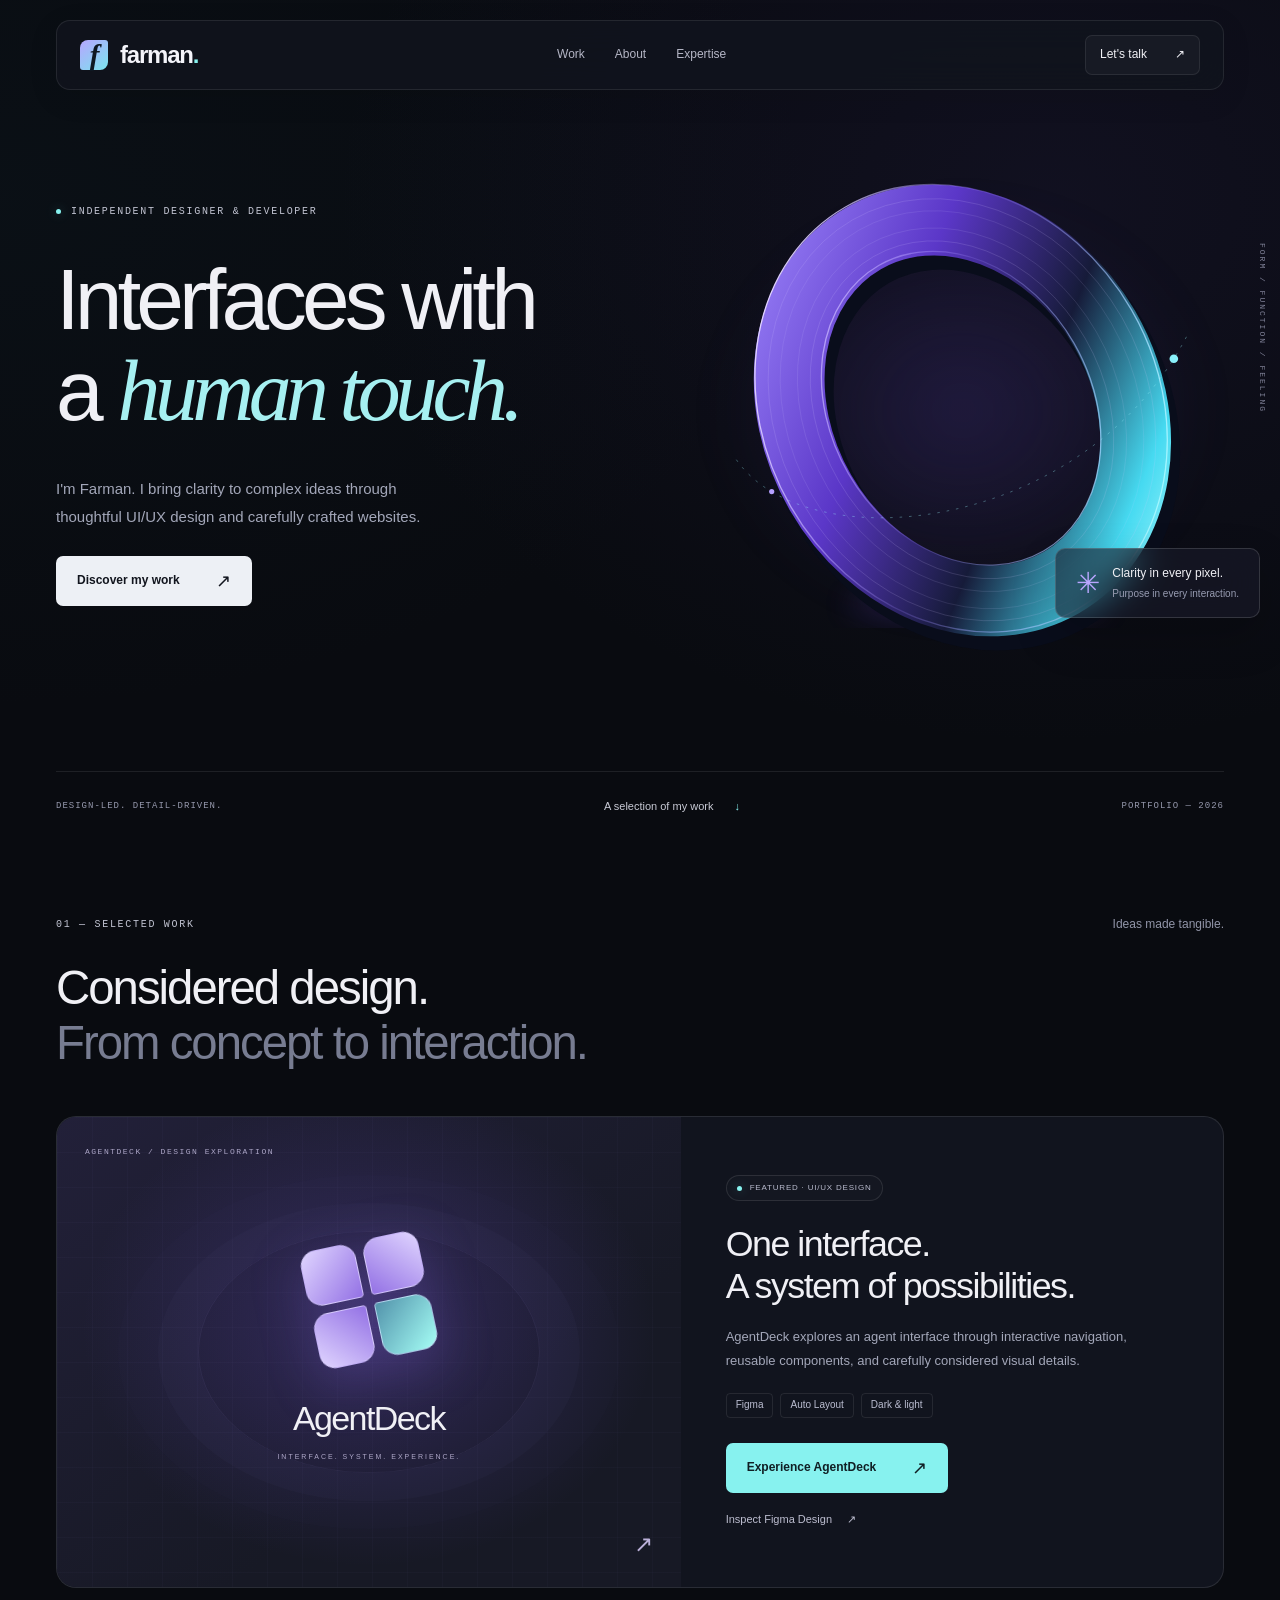
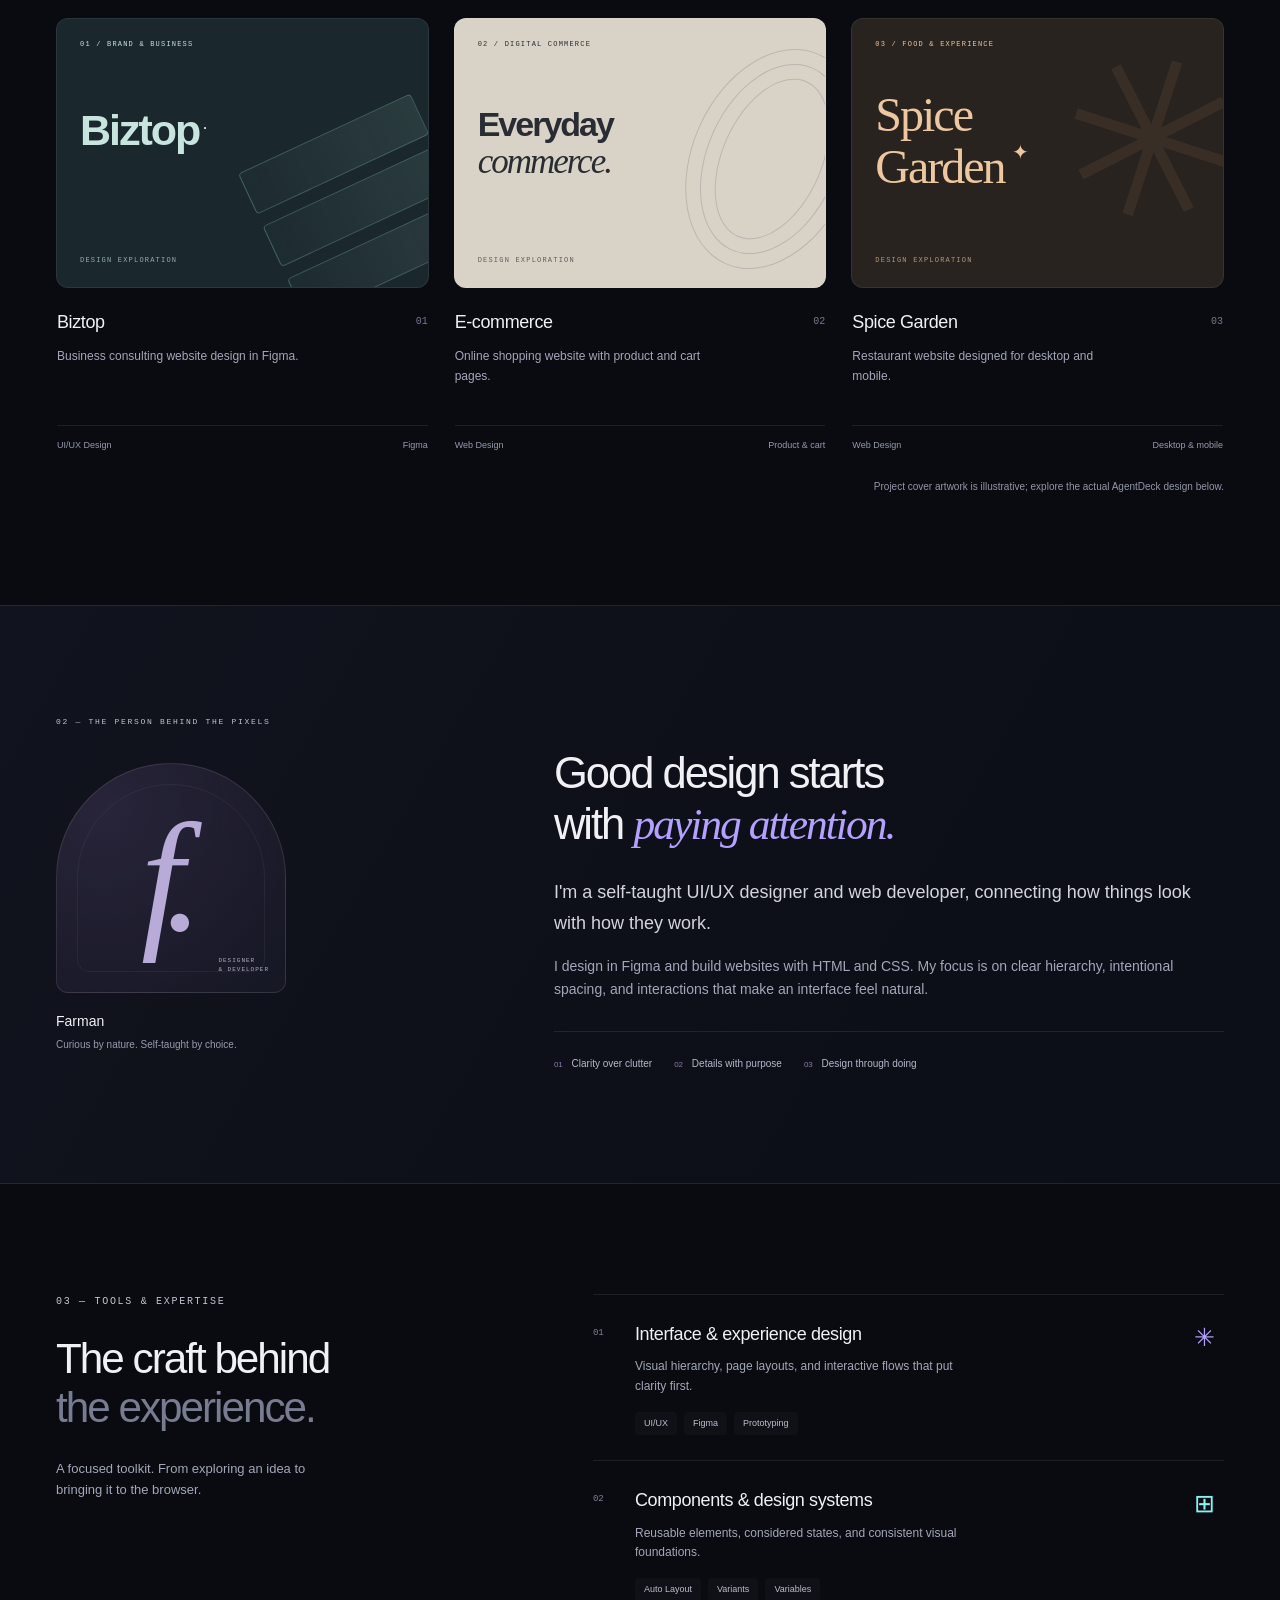
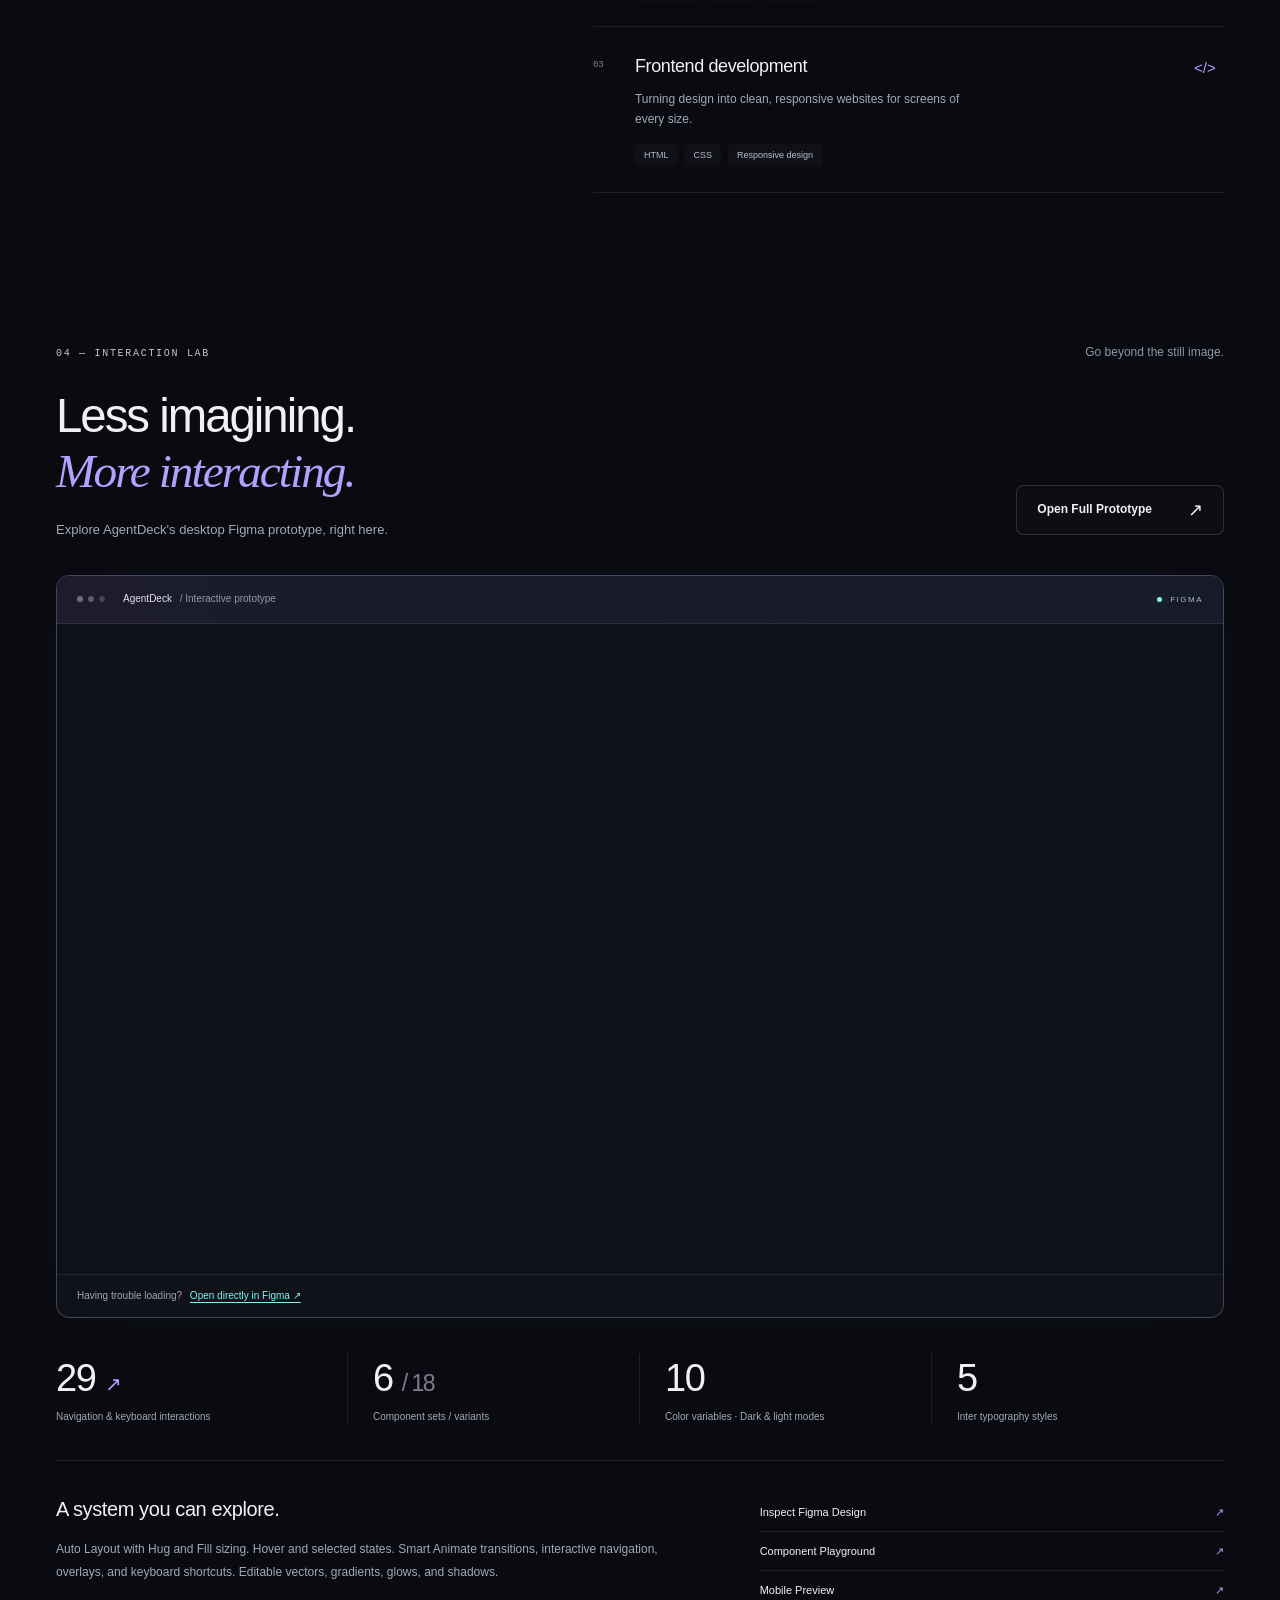
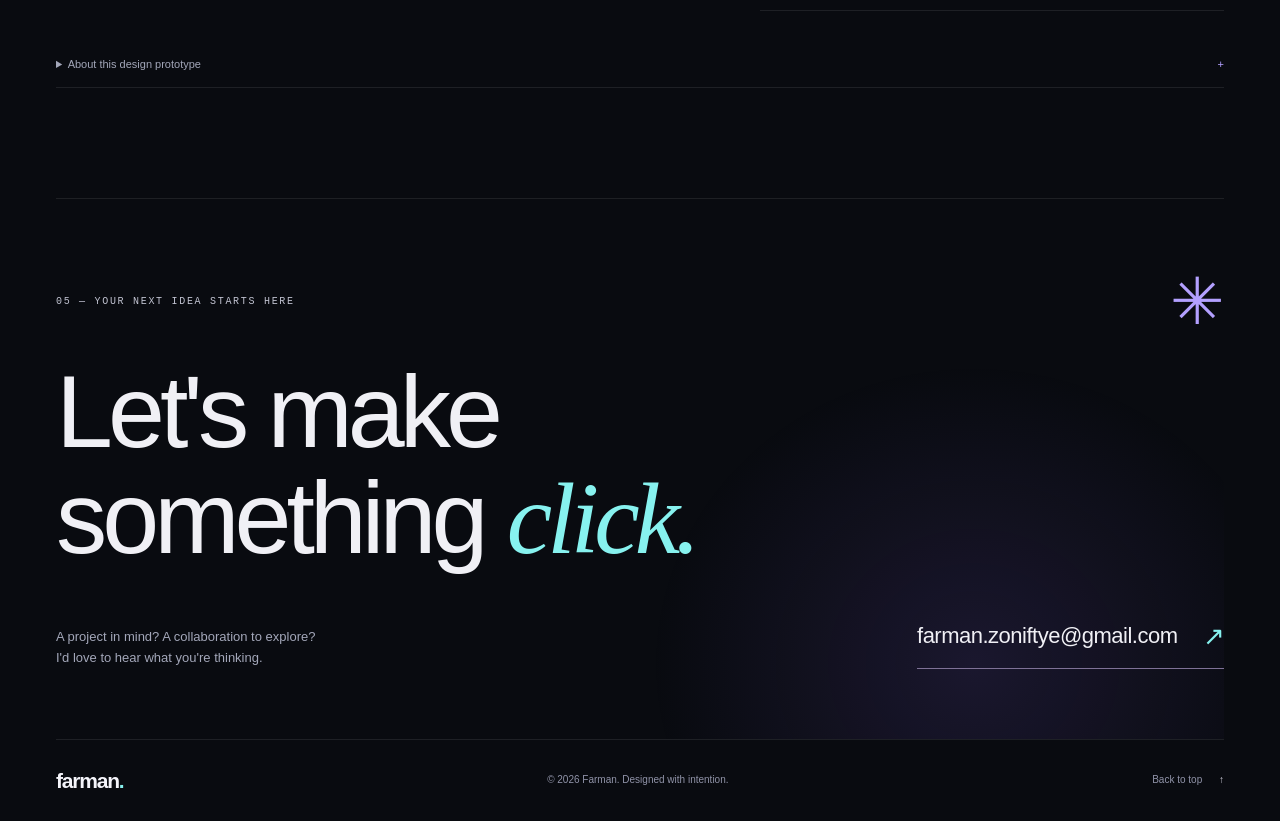
<file: index.html>
<!DOCTYPE html>
<html lang="en">
<head>
  <meta charset="utf-8">
  <meta name="viewport" content="width=device-width, initial-scale=1">
  <meta name="theme-color" content="#090b10">
  <meta name="description" content="Farman — UI/UX designer and web developer. Thoughtful interfaces, interactive Figma prototypes, and carefully built websites.">
  <title>Farman — Design with a human touch · Preview</title>
  <link rel="stylesheet" href="style.css">
  <script src="script.js" defer></script>
</head>
<body>
  <a class="skip" href="#main">Skip to content</a>
  <header class="header">
    <nav class="nav wrap" aria-label="Main navigation">
      <a class="wordmark" href="#home" aria-label="Farman home"><span class="brand-mark" aria-hidden="true">f</span>farman<span class="brand-period">.</span></a>
      <div class="nav-center"><a href="#projects">Work</a><a href="#about">About</a><a href="#expertise">Expertise</a></div>
      <a class="nav-contact" href="#contact">Let's talk <span aria-hidden="true">↗</span></a>
    </nav>
  </header>
  <main id="main">
    <section class="hero wrap" id="home" aria-labelledby="hero-title">
      <div class="hero-heading">
        <p class="eyebrow"><span class="signal" aria-hidden="true"></span> INDEPENDENT DESIGNER & DEVELOPER</p>
        <h1 id="hero-title">Interfaces with<br>a <em>human touch.</em></h1>
        <div class="hero-bottom"><p>I'm Farman. I bring clarity to complex ideas through thoughtful UI/UX design and carefully crafted websites.</p><a class="button light" href="#projects">Discover my work <span aria-hidden="true">↗</span></a></div>
      </div>
      <div class="hero-art" aria-hidden="true">
        <div class="art-halo"></div>
        <svg class="sculpture" viewBox="0 0 620 620" fill="none" xmlns="http://www.w3.org/2000/svg">
          <defs>
            <linearGradient id="ribbon" x1="100" y1="60" x2="500" y2="570" gradientUnits="userSpaceOnUse"><stop stop-color="#a18aff"/><stop offset=".35" stop-color="#5b37c8"/><stop offset=".62" stop-color="#161b39"/><stop offset=".85" stop-color="#46daf1"/><stop offset="1" stop-color="#b8fcff"/></linearGradient>
            <linearGradient id="edge" x1="150" y1="120" x2="520" y2="460" gradientUnits="userSpaceOnUse"><stop stop-color="#e0d2ff"/><stop offset=".45" stop-color="#9e83ff" stop-opacity=".2"/><stop offset="1" stop-color="#a4fbff"/></linearGradient>
            <filter id="soft-glow"><feGaussianBlur stdDeviation="18"/></filter>
          </defs>
          <ellipse cx="327" cy="535" rx="150" ry="22" fill="#7651f7" opacity=".2" filter="url(#soft-glow)"/>
          <g transform="rotate(-30 310 310)">
            <ellipse cx="310" cy="326" rx="190" ry="230" stroke="#090d1b" stroke-width="87"/>
            <ellipse cx="310" cy="310" rx="190" ry="230" stroke="url(#ribbon)" stroke-width="82"/>
            <ellipse cx="310" cy="307" rx="228" ry="269" stroke="url(#edge)" stroke-width="1.5"/>
            <ellipse cx="310" cy="307" rx="151" ry="191" stroke="url(#edge)" stroke-width="1.5"/>
            <ellipse cx="310" cy="309" rx="165" ry="205" stroke="#d4c9ff" stroke-opacity=".16"/>
            <ellipse cx="310" cy="309" rx="180" ry="220" stroke="#d4c9ff" stroke-opacity=".13"/>
            <ellipse cx="310" cy="309" rx="200" ry="240" stroke="#d4c9ff" stroke-opacity=".12"/>
            <ellipse cx="310" cy="309" rx="214" ry="254" stroke="#d4c9ff" stroke-opacity=".16"/>
          </g>
          <path d="M48 367C131 486 451 453 571 222" stroke="#9cf7ff" stroke-opacity=".4" stroke-dasharray="3 8"/>
          <circle cx="555" cy="250" r="5" fill="#89f0fa"/><circle cx="89" cy="404" r="3" fill="#b5a0ff"/>
        </svg>
        <div class="art-caption"><span class="cross">✳</span><div>Clarity in every pixel.<small>Purpose in every interaction.</small></div></div>
        <span class="art-coordinate">FORM / FUNCTION / FEELING</span>
      </div>
      <div class="hero-footnote"><span>DESIGN-LED. DETAIL-DRIVEN.</span><a href="#projects">A selection of my work <span aria-hidden="true">↓</span></a><span class="edition">PORTFOLIO — 2026</span></div>
    </section>

    <section class="work section wrap" id="projects" aria-labelledby="work-title">
      <div class="section-top"><p class="eyebrow">01 — SELECTED WORK</p><span class="section-aside">Ideas made tangible.</span></div>
      <h2 id="work-title">Considered design.<br><span class="muted">From concept to interaction.</span></h2>
      <article class="agent-feature" aria-labelledby="agent-title">
        <div class="agent-art" aria-hidden="true"><div class="agent-grid"></div><span class="art-topline">AGENTDECK / DESIGN EXPLORATION</span><div class="agent-emblem"><i></i><i></i><i></i><i></i></div><div class="agent-art-name">AgentDeck<span>INTERFACE. SYSTEM. EXPERIENCE.</span></div><div class="art-corner">↗</div></div>
        <div class="agent-copy"><span class="pill"><span class="signal" aria-hidden="true"></span> FEATURED · UI/UX DESIGN</span><h3 id="agent-title">One interface.<br>A system of possibilities.</h3><p>AgentDeck explores an agent interface through interactive navigation, reusable components, and carefully considered visual details.</p><ul class="tags" aria-label="Project technologies"><li>Figma</li><li>Auto Layout</li><li>Dark & light</li></ul><a class="button cyan" href="#prototype">Experience AgentDeck <span aria-hidden="true">↗</span></a><a class="quiet-link" href="https://www.figma.com/design/64Zrr0QoQQbOeMegzRqmjJ/AgentDeck?node-id=26-41" target="_blank" rel="noopener noreferrer">Inspect Figma Design <span aria-hidden="true">↗</span></a></div>
      </article>
      <div class="project-grid">
        <article class="project-card biztop"><div class="project-cover" aria-hidden="true"><span class="cover-index">01 / BRAND & BUSINESS</span><div class="biztop-art"><span></span><span></span><span></span></div><span class="cover-title">Biztop<span class="cover-dot">.</span></span><span class="cover-note">DESIGN EXPLORATION</span></div><div class="project-info"><div class="project-title"><h3>Biztop</h3><span>01</span></div><p>Business consulting website design in Figma.</p><div class="project-meta"><span>UI/UX Design</span><span>Figma</span></div></div></article>
        <article class="project-card commerce"><div class="project-cover" aria-hidden="true"><span class="cover-index">02 / DIGITAL COMMERCE</span><div class="commerce-art"><i></i><i></i><i></i></div><span class="cover-title">Everyday<span class="serif"> commerce.</span></span><span class="cover-note">DESIGN EXPLORATION</span></div><div class="project-info"><div class="project-title"><h3>E-commerce</h3><span>02</span></div><p>Online shopping website with product and cart pages.</p><div class="project-meta"><span>Web Design</span><span>Product & cart</span></div></div></article>
        <article class="project-card spice"><div class="project-cover" aria-hidden="true"><span class="cover-index">03 / FOOD & EXPERIENCE</span><div class="spice-art">✳</div><span class="cover-title serif">Spice<br>Garden<span class="tiny-star">✦</span></span><span class="cover-note">DESIGN EXPLORATION</span></div><div class="project-info"><div class="project-title"><h3>Spice Garden</h3><span>03</span></div><p>Restaurant website designed for desktop and mobile.</p><div class="project-meta"><span>Web Design</span><span>Desktop & mobile</span></div></div></article>
      </div>
      <p class="art-disclaimer">Project cover artwork is illustrative; explore the actual AgentDeck design below.</p>
    </section>

    <section class="about-band" id="about" aria-labelledby="about-title"><div class="about wrap section"><div class="about-identity"><p class="eyebrow">02 — THE PERSON BEHIND THE PIXELS</p><div class="identity-art" aria-hidden="true"><span>f.</span><i>DESIGNER<br>& DEVELOPER</i></div><p class="identity-caption">Farman<span>Curious by nature. Self-taught by choice.</span></p></div><div class="about-story"><h2 id="about-title">Good design starts<br>with <em>paying attention.</em></h2><p class="lead">I'm a self-taught UI/UX designer and web developer, connecting how things look with how they work.</p><p>I design in Figma and build websites with HTML and CSS. My focus is on clear hierarchy, intentional spacing, and interactions that make an interface feel natural.</p><div class="about-values"><span><i>01</i> Clarity over clutter</span><span><i>02</i> Details with purpose</span><span><i>03</i> Design through doing</span></div></div></div></section>

    <section class="expertise section wrap" id="expertise" aria-labelledby="expertise-title"><div class="expertise-heading"><p class="eyebrow">03 — TOOLS & EXPERTISE</p><h2 id="expertise-title">The craft behind<br><span class="muted">the experience.</span></h2><p>A focused toolkit. From exploring an idea to bringing it to the browser.</p></div><div class="expertise-list"><article><span class="expertise-number">01</span><div><h3>Interface & experience design</h3><p>Visual hierarchy, page layouts, and interactive flows that put clarity first.</p><ul class="tags"><li>UI/UX</li><li>Figma</li><li>Prototyping</li></ul></div><span class="expertise-icon" aria-hidden="true">✳</span></article><article><span class="expertise-number">02</span><div><h3>Components & design systems</h3><p>Reusable elements, considered states, and consistent visual foundations.</p><ul class="tags"><li>Auto Layout</li><li>Variants</li><li>Variables</li></ul></div><span class="expertise-icon" aria-hidden="true">⊞</span></article><article><span class="expertise-number">03</span><div><h3>Frontend development</h3><p>Turning design into clean, responsive websites for screens of every size.</p><ul class="tags"><li>HTML</li><li>CSS</li><li>Responsive design</li></ul></div><span class="expertise-icon code-icon" aria-hidden="true">&lt;/&gt;</span></article></div></section>

    <section class="prototype-section section wrap" id="prototype" aria-labelledby="prototype-title"><div class="section-top"><p class="eyebrow">04 — INTERACTION LAB</p><span class="section-aside">Go beyond the still image.</span></div><div class="lab-heading"><div><h2 id="prototype-title">Less imagining.<br><em>More interacting.</em></h2><p>Explore AgentDeck's desktop Figma prototype, right here.</p></div><a class="button outline" href="https://www.figma.com/proto/64Zrr0QoQQbOeMegzRqmjJ/AgentDeck?page-id=1%3A4&amp;node-id=132-300&amp;starting-point-node-id=132%3A300&amp;scaling=fit-width" target="_blank" rel="noopener noreferrer">Open Full Prototype <span aria-hidden="true">↗</span></a></div>
      <div class="prototype-shell"><div class="lab-toolbar"><div><span class="window-dots" aria-hidden="true"><i></i><i></i><i></i></span><span>AgentDeck <span class="toolbar-secondary">/ Interactive prototype</span></span></div><span class="live-label"><span class="signal" aria-hidden="true"></span> FIGMA</span></div><iframe title="AgentDeck interactive desktop Figma prototype" src="https://embed.figma.com/proto/64Zrr0QoQQbOeMegzRqmjJ/AgentDeck?page-id=1%3A4&amp;node-id=132-300&amp;starting-point-node-id=132%3A300&amp;scaling=fit-width&amp;embed-host=share" loading="lazy" allowfullscreen></iframe><div class="lab-fallback">Having trouble loading? <a href="https://www.figma.com/proto/64Zrr0QoQQbOeMegzRqmjJ/AgentDeck?page-id=1%3A4&amp;node-id=132-300&amp;starting-point-node-id=132%3A300&amp;scaling=fit-width" target="_blank" rel="noopener noreferrer">Open directly in Figma ↗</a></div></div>
      <div class="system-facts"><div><strong>29<span>↗</span></strong><p>Navigation & keyboard interactions</p></div><div><strong>6 <small>/ 18</small></strong><p>Component sets / variants</p></div><div><strong>10</strong><p>Color variables · Dark & light modes</p></div><div><strong>5</strong><p>Inter typography styles</p></div></div>
      <div class="lab-details"><div><h3>A system you can explore.</h3><p>Auto Layout with Hug and Fill sizing. Hover and selected states. Smart Animate transitions, interactive navigation, overlays, and keyboard shortcuts. Editable vectors, gradients, glows, and shadows.</p></div><div class="lab-links"><a href="https://www.figma.com/design/64Zrr0QoQQbOeMegzRqmjJ/AgentDeck?node-id=26-41" target="_blank" rel="noopener noreferrer">Inspect Figma Design <span aria-hidden="true">↗</span></a><a href="https://www.figma.com/proto/64Zrr0QoQQbOeMegzRqmjJ/AgentDeck?page-id=1%3A2&amp;node-id=26-41&amp;starting-point-node-id=26%3A41&amp;scaling=contain" target="_blank" rel="noopener noreferrer">Component Playground <span aria-hidden="true">↗</span></a><a href="https://www.figma.com/proto/64Zrr0QoQQbOeMegzRqmjJ/AgentDeck?page-id=1%3A5&amp;node-id=94-264&amp;starting-point-node-id=94%3A264&amp;scaling=contain" target="_blank" rel="noopener noreferrer">Mobile Preview <span aria-hidden="true">↗</span></a></div></div>
      <details class="prototype-notes"><summary>About this design prototype <span aria-hidden="true">+</span></summary><p>AgentDeck is a design prototype, not production software. Authentication, live search, and agent execution are conceptual. The mobile composition is separate, not an automatic responsive breakpoint or a complete interactive flow. Design inspection may require Figma sign-in and view permissions.</p></details>
    </section>

    <section class="contact section wrap" id="contact" aria-labelledby="contact-title"><div class="contact-glow" aria-hidden="true"></div><div class="contact-top"><p class="eyebrow">05 — YOUR NEXT IDEA STARTS HERE</p><span aria-hidden="true">✳</span></div><h2 id="contact-title">Let's make<br>something <em>click.</em></h2><div class="contact-bottom"><p>A project in mind? A collaboration to explore?<br>I'd love to hear what you're thinking.</p><a class="contact-email" href="mailto:farman.zoniftye@gmail.com">farman.zoniftye@gmail.com <span aria-hidden="true">↗</span></a></div></section>
  </main>
  <footer class="footer wrap"><a class="wordmark" href="#home" aria-label="Farman home">farman<span class="brand-period">.</span></a><p>© 2026 Farman. Designed with intention.</p><a href="#home">Back to top <span aria-hidden="true">↑</span></a></footer>
</body>
</html>
</file>
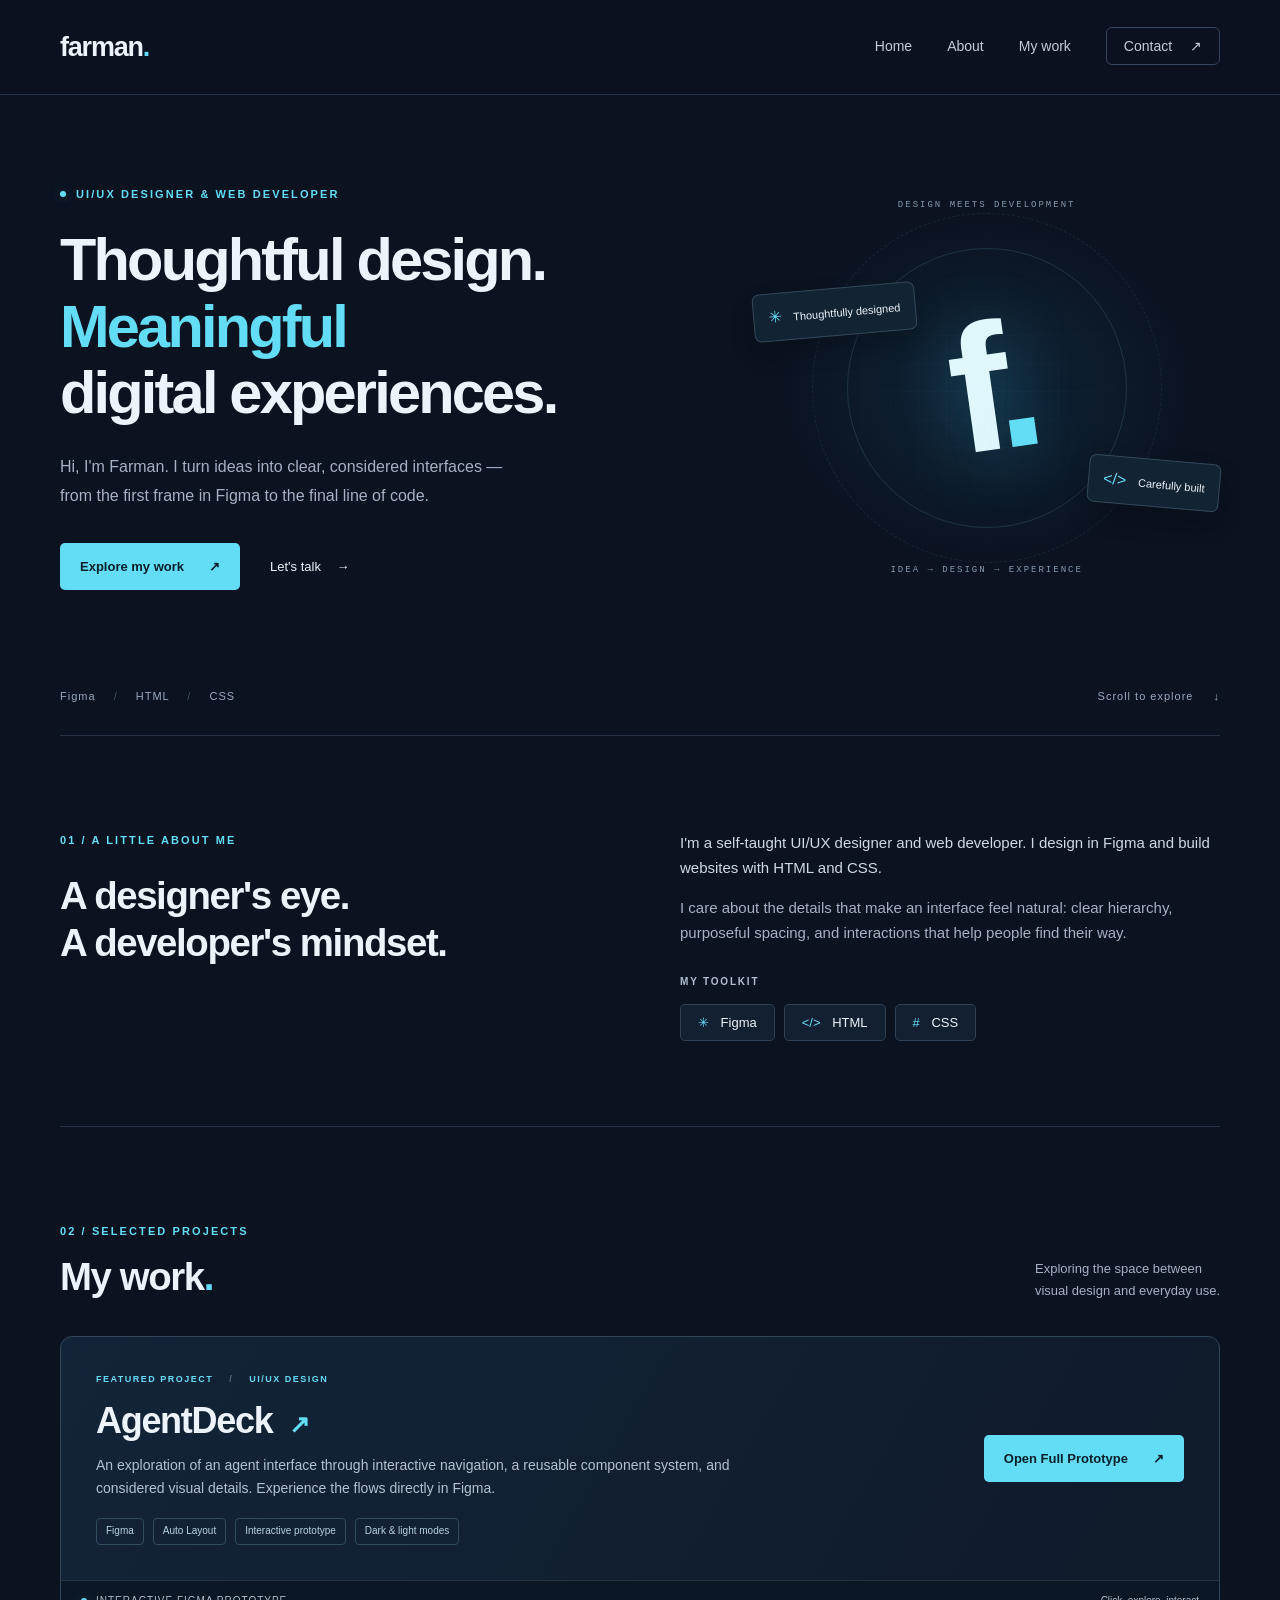
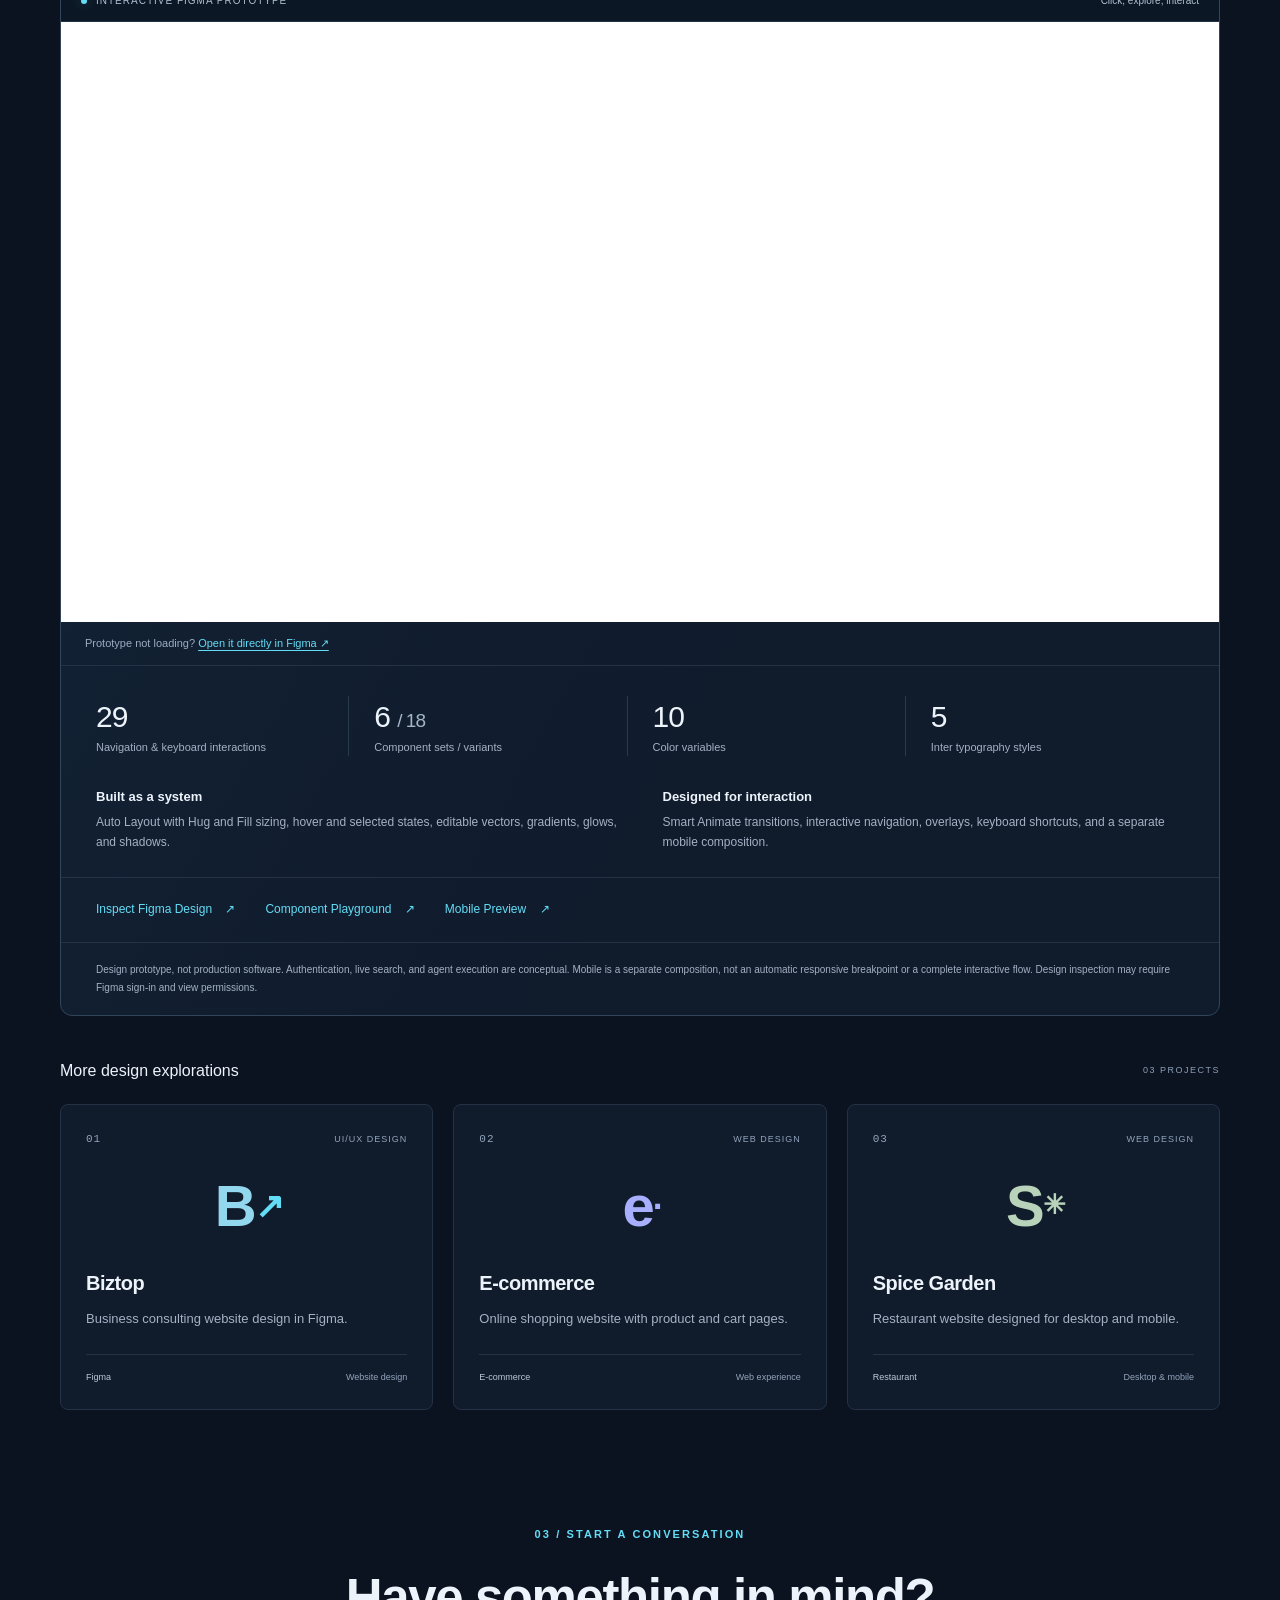
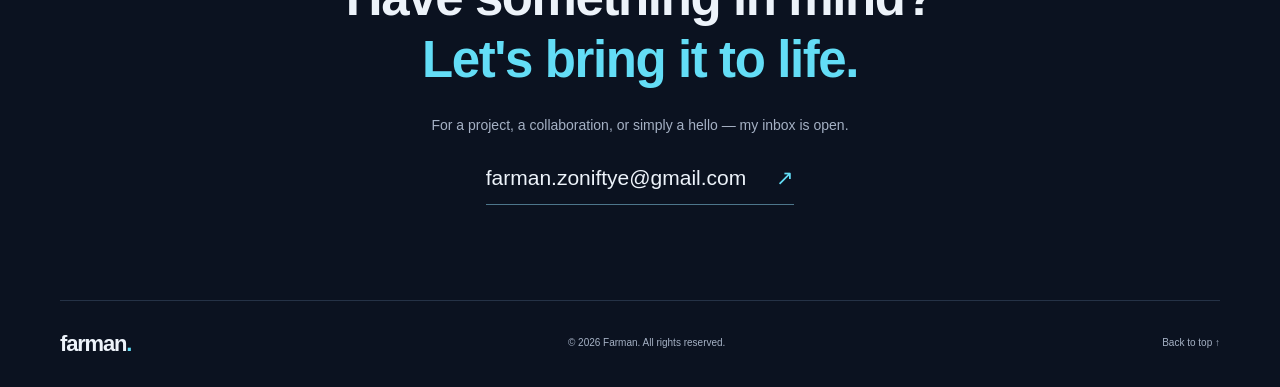
<file: Portfolio/index-old.html>
<!DOCTYPE html>
<html lang="en">
<head>
  <meta charset="UTF-8">
  <meta name="viewport" content="width=device-width, initial-scale=1.0">
  <meta name="theme-color" content="#0b1220">
  <meta name="description" content="Farman is a self-taught UI/UX designer and web developer. Explore Figma design projects, the interactive AgentDeck prototype, and thoughtful web experiences.">
  <title>Farman — UI/UX Designer & Web Developer</title>
  <link rel="stylesheet" href="style-old.css">
</head>
<body>
  <a class="skip-link" href="#main">Skip to content</a>
  <header class="site-header">
    <nav class="navbar container" aria-label="Main navigation">
      <a class="logo" href="#home" aria-label="Farman home">farman<span>.</span></a>
      <ul class="nav-links"><li><a href="#home">Home</a></li><li><a href="#about">About</a></li><li><a href="#projects">My work</a></li><li><a href="#contact">Contact <span aria-hidden="true">↗</span></a></li></ul>
    </nav>
  </header>
  <main id="main">
    <section class="hero container" id="home" aria-labelledby="hero-title">
      <div class="hero-copy">
        <p class="eyebrow"><span class="status-dot" aria-hidden="true"></span> UI/UX DESIGNER & WEB DEVELOPER</p>
        <h1 id="hero-title">Thoughtful design.<br><span>Meaningful</span><br>digital experiences.</h1>
        <p class="hero-description">Hi, I'm Farman. I turn ideas into clear, considered interfaces — from the first frame in Figma to the final line of code.</p>
        <div class="actions"><a class="button primary" href="#projects">Explore my work <span aria-hidden="true">↗</span></a><a class="text-link" href="#contact">Let's talk <span aria-hidden="true">→</span></a></div>
      </div>
      <div class="design-art" aria-hidden="true">
        <div class="art-grid"></div><span class="art-label top-label">DESIGN MEETS DEVELOPMENT</span>
        <div class="orbit orbit-one"></div><div class="orbit orbit-two"></div>
        <div class="monogram">f<span>.</span></div><div class="floating-tag tag-design"><span>✳</span> Thoughtfully designed</div><div class="floating-tag tag-code"><span>&lt;/&gt;</span> Carefully built</div><span class="art-label bottom-label">IDEA → DESIGN → EXPERIENCE</span>
      </div>
      <div class="hero-bottom"><span>Figma <i>/</i> HTML <i>/</i> CSS</span><a href="#projects">Scroll to explore <span aria-hidden="true">↓</span></a></div>
    </section>
    <section class="section container about" id="about" aria-labelledby="about-title">
      <div><p class="eyebrow">01 / A LITTLE ABOUT ME</p><h2 id="about-title">A designer's eye.<br>A developer's mindset.</h2></div>
      <div class="about-detail"><p>I'm a self-taught UI/UX designer and web developer. I design in Figma and build websites with HTML and CSS.</p><p>I care about the details that make an interface feel natural: clear hierarchy, purposeful spacing, and interactions that help people find their way.</p><h3 class="small-heading">MY TOOLKIT</h3><ul class="skills" aria-label="Skills"><li><span aria-hidden="true">✳</span> Figma</li><li><span aria-hidden="true">&lt;/&gt;</span> HTML</li><li><span aria-hidden="true">#</span> CSS</li></ul></div>
    </section>
    <section class="section container" id="projects" aria-labelledby="work-title">
      <div class="section-heading"><div><p class="eyebrow">02 / SELECTED PROJECTS</p><h2 id="work-title">My work<span class="accent">.</span></h2></div><p>Exploring the space between<br>visual design and everyday use.</p></div>
      <article class="featured" aria-labelledby="agentdeck-title">
        <div class="featured-intro"><div><p class="eyebrow">FEATURED PROJECT <span class="separator">/</span> UI/UX DESIGN</p><h3 id="agentdeck-title">AgentDeck <span aria-hidden="true">↗</span></h3><p>An exploration of an agent interface through interactive navigation, a reusable component system, and considered visual details. Experience the flows directly in Figma.</p><ul class="badges" aria-label="AgentDeck technologies"><li>Figma</li><li>Auto Layout</li><li>Interactive prototype</li><li>Dark & light modes</li></ul></div><a class="button primary" href="https://www.figma.com/proto/64Zrr0QoQQbOeMegzRqmjJ/AgentDeck?page-id=1%3A4&amp;node-id=132-300&amp;starting-point-node-id=132%3A300&amp;scaling=fit-width" target="_blank" rel="noopener noreferrer">Open Full Prototype <span aria-hidden="true">↗</span></a></div>
        <div class="prototype-toolbar"><span><span class="status-dot" aria-hidden="true"></span> INTERACTIVE FIGMA PROTOTYPE</span><span>Click, explore, interact</span></div>
        <div class="prototype-frame"><iframe title="AgentDeck interactive desktop prototype in Figma" src="https://embed.figma.com/proto/64Zrr0QoQQbOeMegzRqmjJ/AgentDeck?page-id=1%3A4&amp;node-id=132-300&amp;starting-point-node-id=132%3A300&amp;scaling=fit-width&amp;embed-host=share" loading="lazy" allowfullscreen></iframe></div>
        <p class="embed-help">Prototype not loading? <a href="https://www.figma.com/proto/64Zrr0QoQQbOeMegzRqmjJ/AgentDeck?page-id=1%3A4&amp;node-id=132-300&amp;starting-point-node-id=132%3A300&amp;scaling=fit-width" target="_blank" rel="noopener noreferrer">Open it directly in Figma ↗</a></p>
        <div class="project-stats"><div><strong>29</strong><span>Navigation & keyboard interactions</span></div><div><strong>6 <small>/ 18</small></strong><span>Component sets / variants</span></div><div><strong>10</strong><span>Color variables</span></div><div><strong>5</strong><span>Inter typography styles</span></div></div>
        <div class="feature-details"><div><h4>Built as a system</h4><p>Auto Layout with Hug and Fill sizing, hover and selected states, editable vectors, gradients, glows, and shadows.</p></div><div><h4>Designed for interaction</h4><p>Smart Animate transitions, interactive navigation, overlays, keyboard shortcuts, and a separate mobile composition.</p></div></div>
        <div class="project-links"><a href="https://www.figma.com/design/64Zrr0QoQQbOeMegzRqmjJ/AgentDeck?node-id=26-41" target="_blank" rel="noopener noreferrer">Inspect Figma Design <span aria-hidden="true">↗</span></a><a href="https://www.figma.com/proto/64Zrr0QoQQbOeMegzRqmjJ/AgentDeck?page-id=1%3A2&amp;node-id=26-41&amp;starting-point-node-id=26%3A41&amp;scaling=contain" target="_blank" rel="noopener noreferrer">Component Playground <span aria-hidden="true">↗</span></a><a href="https://www.figma.com/proto/64Zrr0QoQQbOeMegzRqmjJ/AgentDeck?page-id=1%3A5&amp;node-id=94-264&amp;starting-point-node-id=94%3A264&amp;scaling=contain" target="_blank" rel="noopener noreferrer">Mobile Preview <span aria-hidden="true">↗</span></a></div>
        <p class="project-note">Design prototype, not production software. Authentication, live search, and agent execution are conceptual. Mobile is a separate composition, not an automatic responsive breakpoint or a complete interactive flow. Design inspection may require Figma sign-in and view permissions.</p>
      </article>
      <div class="more-work-heading"><h3>More design explorations</h3><span>03 PROJECTS</span></div>
      <div class="cards">
        <article class="card"><div class="card-top"><span class="project-number">01</span><span class="card-category">UI/UX DESIGN</span></div><div class="project-symbol" aria-hidden="true">B<span>↗</span></div><h3>Biztop</h3><p>Business consulting website design in Figma.</p><div class="card-footer">Figma <span>Website design</span></div></article>
        <article class="card"><div class="card-top"><span class="project-number">02</span><span class="card-category">WEB DESIGN</span></div><div class="project-symbol" aria-hidden="true">e<span>·</span></div><h3>E-commerce</h3><p>Online shopping website with product and cart pages.</p><div class="card-footer">E-commerce <span>Web experience</span></div></article>
        <article class="card"><div class="card-top"><span class="project-number">03</span><span class="card-category">WEB DESIGN</span></div><div class="project-symbol spice-symbol" aria-hidden="true">S<span>✳</span></div><h3>Spice Garden</h3><p>Restaurant website designed for desktop and mobile.</p><div class="card-footer">Restaurant <span>Desktop & mobile</span></div></article>
      </div>
    </section>
    <section class="contact container" id="contact" aria-labelledby="contact-title"><p class="eyebrow">03 / START A CONVERSATION</p><h2 id="contact-title">Have something in mind?<br><span>Let's bring it to life.</span></h2><p>For a project, a collaboration, or simply a hello — my inbox is open.</p><a class="email-link" href="mailto:farman.zoniftye@gmail.com">farman.zoniftye@gmail.com <span aria-hidden="true">↗</span></a></section>
  </main>
  <footer class="footer container"><a class="logo" href="#home" aria-label="Farman home">farman<span>.</span></a><p>© 2026 Farman. All rights reserved.</p><a href="#home">Back to top ↑</a></footer>
</body>
</html>
</file>
<file: style.css>
/* Preview only — independent of the published site's styles. */
:root {
  color-scheme: dark;
  --background: #090b10;
  --surface: #10131d;
  --text: #f0f0f5;
  --secondary: #a3a7b9;
  --line: #ffffff16;
  --cyan: #87f2ef;
  --violet: #b3a0ff;
  --radius: 20px;
}

* { box-sizing: border-box; }
html { scroll-behavior: smooth; scroll-padding-top: 100px; }
body { margin: 0; background: var(--background); color: var(--text); font-family: "Segoe UI", Arial, sans-serif; font-size: 16px; line-height: 1.65; -webkit-font-smoothing: antialiased; }
body::before { content: ""; position: absolute; inset: 0 0 auto; height: 1000px; z-index: -1; background: radial-gradient(ellipse at 82% 20%, #30255e35, transparent 48%), radial-gradient(ellipse at 0% 20%, #12313d20, transparent 45%); pointer-events: none; }
a { color: inherit; text-decoration: none; }
a, summary { -webkit-tap-highlight-color: transparent; }
a:focus-visible, summary:focus-visible { outline: 2px solid var(--cyan); outline-offset: 6px; }
a:hover { color: var(--cyan); }
::selection { color: #090b10; background: var(--cyan); }
h1, h2, h3, p { margin: 0; }
h1, h2, h3 { font-weight: 500; }
em, .serif { font-family: Georgia, "Times New Roman", serif; font-weight: 400; }
em { color: var(--violet); }
.wrap { width: min(1240px, calc(100% - 112px)); margin-inline: auto; }
.section { padding-block: 110px; }
.eyebrow { font-family: Consolas, "Courier New", monospace; font-size: 10px; line-height: 1.5; font-weight: 400; letter-spacing: 1.7px; display: flex; align-items: center; gap: 10px; color: #c2c4d2; }
.signal { width: 5px; height: 5px; background: var(--cyan); border-radius: 50%; display: inline-block; flex-shrink: 0; box-shadow: 0 0 12px #87f2ef55; }
.muted { color: #777c91; }
.skip { position: fixed; left: 24px; top: -90px; padding: 12px 20px; background: var(--cyan); color: #080b10; z-index: 100; }
.skip:focus { top: 20px; }

/* Compact glass navigation */
.header { position: sticky; top: 16px; z-index: 20; margin-top: 20px; }
.nav { min-height: 70px; padding: 0 23px; border: 1px solid #ffffff16; border-radius: 14px; background: #11141ddd; backdrop-filter: blur(20px); display: flex; align-items: center; justify-content: space-between; gap: 30px; box-shadow: 0 8px 30px #00000018; }
.wordmark { display: inline-flex; align-items: center; color: #f4f4fa; font-size: 24px; font-weight: 650; letter-spacing: -1.2px; line-height: 1; }
.brand-period { color: var(--cyan); }
.brand-mark { display: grid; place-items: center; width: 28px; height: 30px; background: linear-gradient(140deg, #b7a6ff, #7ae3ed); color: #0e1822; font-family: Georgia, serif; font-size: 29px; font-style: italic; margin-right: 12px; border-radius: 8px 3px 8px 3px; }
.nav-center { display: flex; gap: 30px; font-size: 12px; color: #b5b6c6; }
.nav-center a { padding-block: 10px; transition: color .2s; }
.nav-center a[aria-current="location"] { color: var(--cyan); }
.nav-contact { display: inline-flex; align-items: center; gap: 28px; border-radius: 7px; padding: 9px 14px; background: #ffffff09; border: 1px solid #ffffff15; font-size: 12px; }

/* Editorial hero with an original abstract sculpture */
.hero { position: relative; padding-top: 104px; display: grid; grid-template-columns: 1.3fr 1fr; min-height: 750px; }
.hero-heading { position: relative; z-index: 2; padding-top: 10px; }
.hero .eyebrow { margin-bottom: 35px; }
h1 { font-size: clamp(55px, 6.7vw, 94px); letter-spacing: -5px; line-height: 1.06; width: max-content; }
h1 em { color: #a6f0f1; letter-spacing: -5.5px; }
.hero-bottom { margin-top: 37px; max-width: 380px; }
.hero-bottom p { font-size: 15px; color: var(--secondary); line-height: 1.85; margin-bottom: 26px; }
.button { display: inline-flex; justify-content: space-between; align-items: center; gap: 36px; padding: 14px 20px; border: 1px solid transparent; border-radius: 7px; font-size: 12px; font-weight: 600; transition: transform .2s, box-shadow .2s, background .2s; }
.button:hover { transform: translateY(-3px); box-shadow: 0 10px 30px #0004; }
.button span { font-size: 18px; font-weight: 400; line-height: 1; }
.light { background: #edf0f5; color: #12151e; }
.light:hover { background: white; color: #12151e; }
.cyan { background: var(--cyan); color: #101f24; }
.cyan:hover { color: #101f24; background: #bbfffb; }
.outline { border-color: #ffffff24; background: #ffffff04; }
.outline:hover { border-color: #87f2ef66; }
.hero-art { position: relative; min-width: 0; align-self: center; margin: -60px -45px 0 -60px; height: 535px; }
.art-halo { position: absolute; inset: 40px; background: radial-gradient(ellipse, #6245bf38, transparent 65%); filter: blur(25px); }
.sculpture { position: relative; width: 100%; height: 100%; overflow: visible; animation: sculpture-arrive 1.4s ease-out both; }
.art-caption { position: absolute; bottom: 60px; right: 9px; display: flex; align-items: center; gap: 12px; background: #1a1c2a99; backdrop-filter: blur(18px); border: 1px solid #ffffff24; border-radius: 10px; padding: 15px 20px; font-size: 12px; box-shadow: 0 18px 45px #0003; }
.cross { font-size: 29px; color: #b9a6ff; line-height: 1; }
.art-caption small { display: block; color: #989cb2; font-size: 10px; margin-top: 2px; }
.art-coordinate { position: absolute; top: 100px; right: 0; writing-mode: vertical-rl; font-family: Consolas, monospace; font-size: 8px; letter-spacing: 2px; color: #818399; }
.hero-footnote { grid-column: 1 / -1; display: flex; align-items: center; justify-content: space-between; gap: 20px; border-top: 1px solid var(--line); padding: 25px 0; align-self: end; margin-top: 65px; color: #9699ad; font-family: Consolas, monospace; font-size: 9px; letter-spacing: 1px; }
.hero-footnote a { color: #c9cbd6; font-family: "Segoe UI", Arial, sans-serif; font-size: 11px; letter-spacing: 0; }
.hero-footnote a span { margin-left: 18px; color: var(--cyan); }

/* Work: a split feature and three equal editorial covers */
.work { padding-top: 75px; }
.section-top { display: flex; justify-content: space-between; gap: 20px; align-items: center; margin-bottom: 25px; }
.section-aside { font-size: 12px; color: #9195a8; }
h2 { font-size: clamp(34px, 3.7vw, 52px); line-height: 1.17; letter-spacing: -2px; }
.agent-feature { display: grid; grid-template-columns: 1.15fr 1fr; margin-top: 45px; border: 1px solid #ffffff1a; border-radius: var(--radius); overflow: hidden; background: #11141e; }
.agent-art { min-height: 470px; position: relative; display: flex; flex-direction: column; align-items: center; justify-content: center; overflow: hidden; background: radial-gradient(ellipse at 50% 45%, #674ac54f, transparent 65%), linear-gradient(145deg, #222039, #171925 65%); }
.agent-art::after { content: ""; position: absolute; width: 340px; height: 340px; border-radius: 50%; border: 1px solid #b1a4ef15; box-shadow: 0 0 0 40px #b1a4ef06, 0 0 0 80px #b1a4ef03; transform: rotateX(45deg); }
.agent-grid { position: absolute; inset: 0; background-image: linear-gradient(#bdadff06 1px, transparent 1px), linear-gradient(90deg, #bdadff06 1px, transparent 1px); background-size: 35px 35px; }
.art-topline { position: absolute; top: 28px; left: 28px; font-size: 8px; letter-spacing: 1.5px; color: #aca6c7; font-family: Consolas, monospace; }
.agent-emblem { width: 120px; height: 120px; display: grid; grid-template-columns: 1fr 1fr; gap: 8px; transform: rotate(-12deg); z-index: 1; filter: drop-shadow(0 15px 26px #8b6ee744); }
.agent-emblem i { background: linear-gradient(135deg, #e0d5ff, #9472e5); border: 1px solid #ddd3ff80; border-radius: 16px 16px 4px 16px; }
.agent-emblem i:nth-child(2) { transform: rotate(90deg); }
.agent-emblem i:nth-child(3) { transform: rotate(-90deg); }
.agent-emblem i:nth-child(4) { transform: rotate(180deg); background: linear-gradient(135deg, #a6fff6, #5394ac); }
.agent-art-name { position: relative; z-index: 1; font-size: 34px; font-weight: 500; letter-spacing: -1.6px; margin-top: 30px; text-align: center; }
.agent-art-name span { display: block; font-size: 7px; letter-spacing: 2px; margin-top: 5px; color: #afa8c9; }
.art-corner { position: absolute; bottom: 23px; right: 28px; color: #bbb0d9; font-size: 23px; }
.agent-copy { padding: 45px; display: flex; flex-direction: column; align-items: start; justify-content: center; }
.pill { border: 1px solid #ffffff1a; background: #ffffff04; border-radius: 20px; display: inline-flex; align-items: center; gap: 8px; padding: 5px 10px; color: #b9bbce; font-size: 8px; letter-spacing: .8px; }
.agent-copy h3 { font-size: clamp(27px, 2.8vw, 39px); line-height: 1.18; letter-spacing: -1.5px; margin-top: 22px; }
.agent-copy>p { color: var(--secondary); font-size: 13px; margin-top: 18px; line-height: 1.85; }
.tags { display: flex; flex-wrap: wrap; gap: 7px; padding: 0; margin: 20px 0 25px; list-style: none; }
.tags li { padding: 3px 9px; border: 1px solid #ffffff16; border-radius: 4px; font-size: 10px; color: #bbbdd1; }
.quiet-link { font-size: 11px; color: #bdbed0; margin-top: 17px; }
.quiet-link span { margin-left: 12px; }
.project-grid { display: grid; grid-template-columns: repeat(3, minmax(0, 1fr)); gap: 25px; margin-top: 30px; }
.project-card { min-width: 0; }
.project-cover { position: relative; height: 270px; border-radius: 12px; border: 1px solid #ffffff12; overflow: hidden; transition: border-color .3s, transform .3s; }
.project-card:hover .project-cover { transform: translateY(-4px); border-color: #ffffff40; }
.cover-index, .cover-note { position: absolute; left: 23px; z-index: 2; font-family: Consolas, monospace; font-size: 7px; letter-spacing: 1.2px; }
.cover-index { top: 20px; }
.cover-note { bottom: 20px; opacity: .7; }
.cover-title { position: absolute; left: 23px; top: 88px; z-index: 2; font-size: 43px; font-weight: 550; letter-spacing: -2px; line-height: 1.1; }
.cover-dot { vertical-align: super; font-size: 13px; margin-left: 4px; }
.biztop .project-cover { background: #1a282d; color: #c8e4df; }
.biztop-art { position: absolute; right: -30px; bottom: -35px; width: 190px; height: 210px; transform: rotate(-25deg); }
.biztop-art span { display: block; height: 45px; border: 1px solid #7db7b94f; background: linear-gradient(90deg, #c1e9df05, #c1e9df1a); margin-top: 13px; border-radius: 4px; }
.commerce .project-cover { background: #d9d2c6; color: #292d33; }
.commerce .cover-title { font-size: 34px; top: 87px; }
.commerce .cover-title>span { display: block; font-size: 35px; font-style: italic; }
.commerce-art { position: absolute; right: -27px; top: 25px; width: 160px; height: 230px; transform: rotate(24deg); }
.commerce-art i { display: block; position: absolute; inset: 0; border: 1px solid #3e495933; border-radius: 50%; }
.commerce-art i:nth-child(2) { inset: 15px; }
.commerce-art i:nth-child(3) { inset: 30px; }
.spice .project-cover { background: #29231f; color: #edc7a0; }
.spice .cover-title { font-weight: 400; top: 70px; font-size: 48px; letter-spacing: -2px; }
.tiny-star { font-size: 20px; vertical-align: top; margin-left: 7px; }
.spice-art { position: absolute; right: -20px; top: 13px; font-size: 220px; line-height: 1; color: #d9a97716; transform: rotate(18deg); }
.project-info { padding: 20px 1px 0; display: flex; flex-direction: column; height: 165px; }
.project-title { display: flex; justify-content: space-between; align-items: center; }
.project-title h3 { font-size: 18px; letter-spacing: -.4px; }
.project-title>span { color: #74798f; font-size: 10px; font-family: Consolas, monospace; }
.project-info p { color: var(--secondary); font-size: 12px; margin-top: 10px; max-width: 280px; }
.project-meta { display: flex; justify-content: space-between; flex-wrap: wrap; gap: 8px; border-top: 1px solid var(--line); margin-top: auto; padding-top: 12px; color: #969aad; font-size: 9px; }
.art-disclaimer { text-align: right; color: #9296a8; font-size: 10px; margin-top: 26px; }

/* About and expertise deliberately use different rhythms. */
.about-band { border-block: 1px solid var(--line); background: linear-gradient(120deg, #11131e, #0c0f17 70%); }
.about { display: grid; grid-template-columns: .8fr 1.4fr; gap: 115px; }
.about-identity .eyebrow { font-size: 8px; }
.identity-art { width: 230px; height: 230px; position: relative; display: grid; place-items: center; margin-top: 35px; border: 1px solid #ffffff1c; background: radial-gradient(ellipse at 20% 20%, #52406b50, transparent), #151723; border-radius: 50% 50% 12px 12px; overflow: hidden; }
.identity-art::before { content: ""; position: absolute; inset: 20px; border: 1px solid #ffffff0d; border-radius: inherit; }
.identity-art>span { font-family: Georgia, serif; font-style: italic; font-size: 155px; color: #b9abd8; line-height: 1; letter-spacing: -20px; padding-right: 18px; }
.identity-art>i { position: absolute; right: 16px; bottom: 18px; font-style: normal; font-family: Consolas, monospace; font-size: 6px; line-height: 1.5; letter-spacing: 1px; color: #b2aec7; }
.identity-caption { font-size: 14px; margin-top: 17px; }
.identity-caption>span { display: block; font-size: 10px; color: #989bad; margin-top: 4px; }
.about-story { padding-top: 32px; }
.about-story h2 { font-size: clamp(34px, 3.4vw, 48px); }
.about-story .lead { color: #d4d4e0; font-size: 18px; line-height: 1.7; margin-top: 27px; }
.about-story>p:not(.lead) { font-size: 14px; color: var(--secondary); margin-top: 17px; }
.about-values { display: flex; flex-wrap: wrap; gap: 12px 22px; margin-top: 30px; padding-top: 24px; border-top: 1px solid var(--line); font-size: 10px; color: #b7b7ca; }
.about-values i { color: #8a7ca8; font-size: 8px; font-style: normal; margin-right: 6px; }
.expertise { display: grid; grid-template-columns: .85fr 1.2fr; gap: 90px; }
.expertise-heading h2 { margin-top: 25px; font-size: clamp(34px, 3.3vw, 46px); }
.expertise-heading>p:last-child { max-width: 270px; font-size: 13px; color: var(--secondary); margin-top: 25px; }
.expertise-list article { display: grid; grid-template-columns: 22px 1fr 30px; gap: 20px; border-top: 1px solid var(--line); padding: 25px 0; }
.expertise-list article:last-child { border-bottom: 1px solid var(--line); }
.expertise-number { color: #808299; font-size: 9px; padding-top: 6px; font-family: Consolas, monospace; }
.expertise-list h3 { font-size: 18px; letter-spacing: -.4px; }
.expertise-list p { color: var(--secondary); font-size: 12px; margin-top: 8px; max-width: 350px; }
.expertise-list .tags { margin: 15px 0 0; }
.expertise-list .tags li { border-color: transparent; padding: 3px 8px; background: #ffffff06; font-size: 9px; }
.expertise-icon { color: var(--violet); font-size: 25px; line-height: 1.4; }
.expertise-list article:nth-child(2) .expertise-icon { color: var(--cyan); }
.code-icon { font-size: 15px; padding-top: 5px; }

/* The actual interactive project lives here, rather than a fabricated mockup. */
.prototype-section { padding-top: 40px; }
.lab-heading { display: flex; justify-content: space-between; align-items: end; gap: 30px; margin-bottom: 35px; }
.lab-heading p { color: var(--secondary); font-size: 13px; margin-top: 19px; }
.lab-heading .button { flex-shrink: 0; margin-bottom: 5px; }
.prototype-shell { border: 1px solid #49435b; border-radius: 13px; overflow: hidden; box-shadow: 0 0 70px #7664bd0c; background: #10121a; }
.lab-toolbar { display: flex; justify-content: space-between; align-items: center; gap: 15px; padding: 15px 20px; background: linear-gradient(90deg, #1c1c2c, #161b27); border-bottom: 1px solid var(--line); font-size: 10px; color: #e0dfed; }
.lab-toolbar>div { display: flex; align-items: center; gap: 18px; }
.window-dots { display: flex; gap: 5px; }
.window-dots i { width: 6px; height: 6px; border-radius: 50%; background: #726c83; }
.window-dots i:nth-child(2) { background: #5c586d; }
.window-dots i:nth-child(3) { background: #454357; }
.toolbar-secondary { color: #9896ad; margin-left: 5px; }
.live-label { display: flex; align-items: center; gap: 8px; letter-spacing: 1.5px; font-size: 8px; color: #a5bfc7; }
.prototype-shell iframe { display: block; width: 100%; height: 650px; border: 0; background: #0d111b; }
.lab-fallback { border-top: 1px solid var(--line); padding: 13px 20px; font-size: 10px; color: #a1a4b9; }
.lab-fallback a { color: var(--cyan); text-decoration: underline; text-underline-offset: 3px; margin-left: 5px; }
.system-facts { display: grid; grid-template-columns: repeat(4, 1fr); margin-top: 36px; padding-bottom: 35px; border-bottom: 1px solid var(--line); }
.system-facts>div { padding: 0 25px; border-right: 1px solid var(--line); }
.system-facts>div:first-child { padding-left: 0; }
.system-facts>div:last-child { border: 0; }
.system-facts strong { font-size: 38px; line-height: 1.3; font-weight: 400; letter-spacing: -1.5px; }
.system-facts strong>span { color: var(--violet); font-size: 20px; margin-left: 10px; }
.system-facts small { font-size: 23px; color: #7e7c92; }
.system-facts p { color: var(--secondary); font-size: 10px; margin-top: 5px; }
.lab-details { display: grid; grid-template-columns: 1.3fr 1fr; gap: 100px; margin-top: 32px; }
.lab-details h3 { font-size: 20px; letter-spacing: -.4px; margin-bottom: 12px; }
.lab-details p { color: var(--secondary); font-size: 12px; line-height: 1.9; }
.lab-links { display: flex; flex-direction: column; gap: 0; }
.lab-links a { display: flex; justify-content: space-between; font-size: 11px; padding: 10px 0; border-bottom: 1px solid var(--line); }
.lab-links span { color: var(--violet); }
.prototype-notes { border-bottom: 1px solid var(--line); margin-top: 30px; color: var(--secondary); }
.prototype-notes summary { cursor: pointer; padding: 14px 0; font-size: 11px; }
.prototype-notes summary>span { float: right; color: var(--violet); }
.prototype-notes[open] summary>span { transform: rotate(45deg); }
.prototype-notes p { font-size: 11px; max-width: 830px; padding: 0 0 20px; line-height: 1.9; }

/* A spacious closing composition */
.contact { position: relative; isolation: isolate; overflow: hidden; border-top: 1px solid var(--line); padding-top: 70px; padding-bottom: 70px; }
.contact-glow { position: absolute; z-index: -1; right: -100px; bottom: -250px; width: 700px; height: 650px; background: radial-gradient(ellipse, #7254c52b, transparent 65%); pointer-events: none; }
.contact-top { display: flex; align-items: center; justify-content: space-between; }
.contact-top>span { font-size: 65px; color: var(--violet); line-height: 1; }
.contact h2 { font-size: clamp(60px, 8vw, 108px); letter-spacing: -5px; line-height: 1.04; margin-top: 25px; }
.contact h2 em { color: var(--cyan); }
.contact-bottom { display: flex; justify-content: space-between; align-items: end; gap: 30px; margin-top: 42px; }
.contact-bottom p { color: var(--secondary); font-size: 13px; }
.contact-email { display: inline-flex; align-items: center; gap: 25px; font-size: clamp(14px, 1.8vw, 22px); letter-spacing: -.5px; border-bottom: 1px solid #7e7196; padding-bottom: 10px; overflow-wrap: anywhere; }
.contact-email span { color: var(--cyan); font-size: 26px; }
.footer { border-top: 1px solid var(--line); padding-block: 30px; display: flex; justify-content: space-between; align-items: center; gap: 25px; }
.footer .wordmark { font-size: 21px; }
.footer p, .footer>a:last-child { font-size: 10px; color: #9093a8; }
.footer>a:last-child span { color: #d8d7e5; margin-left: 14px; }

/* Content remains visible without JavaScript or motion support. */
@keyframes sculpture-arrive { from { opacity: 0; transform: translateY(18px) rotate(5deg); } to { opacity: 1; transform: none; } }
@media (prefers-reduced-motion: no-preference) {
  .reveal-ready { transition: opacity .65s ease, transform .65s ease; }
  .reveal-ready:not(.is-visible) { opacity: 0; transform: translateY(18px); }
}

@media (min-width: 1550px) {
  .hero { padding-top: 130px; min-height: 820px; }
  h1 { font-size: 100px; }
}
@media (max-width: 1100px) {
  .wrap { width: calc(100% - 72px); }
  h1 { font-size: 7.2vw; letter-spacing: -4px; }
  h1 em { letter-spacing: -4px; }
  .hero { min-height: 690px; padding-top: 90px; }
  .hero-art { height: 460px; margin-right: -20px; }
  .art-caption { bottom: 35px; right: 0; padding: 12px; }
  .art-coordinate { right: 10px; }
  .agent-copy { padding: 32px; }
  .agent-art { min-height: 450px; }
  .project-grid { gap: 18px; }
  .project-cover { height: 235px; }
  .cover-title { font-size: 37px; }
  .commerce .cover-title, .commerce .cover-title>span { font-size: 29px; }
  .spice .cover-title { font-size: 42px; }
  .about { gap: 60px; }
  .expertise { gap: 45px; }
  .expertise-list article { gap: 12px; }
  .lab-details { gap: 60px; }
}
@media (max-width: 780px) {
  .wrap { width: calc(100% - 40px); }
  .header { margin-top: 12px; top: 10px; }
  .nav { padding: 0 16px; min-height: 62px; gap: 16px; }
  .wordmark { font-size: 22px; }
  .brand-mark { width: 23px; height: 26px; font-size: 24px; margin-right: 8px; }
  .nav-center { gap: 18px; font-size: 11px; }
  .nav-contact { padding: 8px 10px; font-size: 10px; gap: 12px; }
  .hero { padding-top: 65px; grid-template-columns: 1fr; min-height: auto; }
  .hero-heading { padding-top: 0; }
  h1 { font-size: clamp(48px, 9.5vw, 72px); letter-spacing: -3.5px; width: auto; }
  h1 em { letter-spacing: -3.5px; }
  .hero .eyebrow { font-size: 9px; margin-bottom: 28px; letter-spacing: 1.1px; }
  .hero-bottom { max-width: 390px; margin-top: 25px; }
  .hero-bottom p { font-size: 14px; }
  .hero-art { width: min(500px, 100%); height: 420px; margin: 10px auto 0; }
  .art-caption { right: 0; bottom: 22px; }
  .art-coordinate { top: 100px; right: 0; }
  .hero-footnote { margin-top: 32px; padding-block: 22px; font-size: 8px; letter-spacing: .5px; }
  .edition { display: none; }
  .section { padding-block: 75px; }
  .work { padding-top: 55px; }
  .section-aside { font-size: 10px; }
  h2 { font-size: clamp(31px, 5.6vw, 44px); letter-spacing: -1.5px; }
  .agent-feature { margin-top: 30px; grid-template-columns: 1fr; }
  .agent-art { min-height: 340px; }
  .agent-art::after { width: 280px; height: 280px; }
  .agent-emblem { width: 100px; height: 100px; }
  .agent-art-name { font-size: 30px; margin-top: 23px; }
  .agent-copy { padding: 32px; }
  .agent-copy h3 { font-size: 34px; }
  .agent-copy>p { max-width: 450px; }
  .project-grid { grid-template-columns: 1fr; gap: 32px; }
  .project-cover { height: 300px; }
  .cover-title { top: 95px; left: 28px; font-size: 56px; }
  .cover-index, .cover-note { left: 28px; }
  .commerce .cover-title { top: 88px; }
  .commerce .cover-title, .commerce .cover-title>span { font-size: 45px; }
  .spice .cover-title { font-size: 58px; }
  .biztop-art { width: 240px; right: 0; }
  .commerce-art { width: 200px; height: 290px; top: 0; }
  .spice-art { font-size: 280px; right: 0; }
  .project-info { height: auto; padding-top: 16px; }
  .project-info p { max-width: none; }
  .project-meta { margin-top: 17px; }
  .art-disclaimer { text-align: left; font-size: 9px; }
  .about { grid-template-columns: 1fr; gap: 40px; }
  .about-identity { display: grid; grid-template-columns: 150px 1fr; gap: 20px; align-items: center; }
  .about-identity .eyebrow { grid-column: 1 / -1; }
  .identity-art { margin-top: 0; width: 150px; height: 160px; }
  .identity-art>span { font-size: 110px; }
  .identity-art>i { display: none; }
  .identity-caption { margin: 0; }
  .identity-caption>span { max-width: 160px; line-height: 1.8; }
  .about-story { padding: 0; }
  .about-story h2 { font-size: clamp(33px, 5.7vw, 43px); }
  .about-story .lead { font-size: 17px; }
  .expertise { grid-template-columns: 1fr; gap: 35px; }
  .expertise-heading h2 { font-size: 38px; }
  .expertise-heading>p:last-child { max-width: 400px; margin-top: 18px; }
  .expertise-list article { gap: 15px; }
  .prototype-section { padding-top: 0; }
  .lab-heading { align-items: start; flex-direction: column; gap: 24px; }
  .prototype-shell iframe { height: 520px; }
  .system-facts { grid-template-columns: repeat(2, minmax(0, 1fr)); gap: 28px 0; }
  .system-facts>div { padding: 0 20px; }
  .system-facts>div:nth-child(3) { padding-left: 0; }
  .system-facts>div:nth-child(2) { border-right: 0; }
  .system-facts strong { font-size: 34px; }
  .lab-details { grid-template-columns: 1fr; gap: 25px; }
  .contact { padding-top: 45px; padding-bottom: 50px; }
  .contact h2 { font-size: clamp(56px, 10vw, 82px); letter-spacing: -3.5px; }
  .contact-top>span { font-size: 40px; }
  .contact-top .eyebrow { font-size: 8px; letter-spacing: 1px; }
  .contact-bottom { flex-direction: column; align-items: start; gap: 24px; margin-top: 30px; }
  .contact-email { font-size: 19px; }
  .footer { flex-wrap: wrap; padding-block: 25px; gap: 20px; }
  .footer p { order: 3; flex-basis: 100%; font-size: 9px; }
}
@media (max-width: 470px) {
  .wrap { width: calc(100% - 32px); }
  .nav { flex-wrap: wrap; gap: 0; padding: 13px 15px 10px; }
  .nav-contact { margin-left: auto; }
  .nav-center { order: 3; flex-basis: 100%; justify-content: center; gap: 40px; border-top: 1px solid var(--line); padding-top: 5px; margin-top: 12px; }
  html { scroll-padding-top: 140px; }
  .hero { padding-top: 44px; }
  h1 { font-size: clamp(39px, 10.8vw, 51px); letter-spacing: -2.5px; }
  h1 em { letter-spacing: -2.5px; }
  .hero .eyebrow { font-size: 7px; letter-spacing: 1px; gap: 7px; }
  .hero-art { height: 345px; }
  .art-caption { font-size: 10px; padding: 10px 13px; bottom: 9px; }
  .art-caption small { font-size: 8px; }
  .art-coordinate { font-size: 6px; right: 4px; top: 60px; }
  .hero-footnote { font-size: 6px; gap: 10px; }
  .hero-footnote a { font-size: 9px; }
  .hero-footnote a span { margin-left: 6px; }
  .section-top { margin-bottom: 20px; }
  .eyebrow { font-size: 8px; letter-spacing: 1px; }
  .section-aside { font-size: 9px; }
  .agent-copy { padding: 28px 23px; }
  .agent-copy h3 { font-size: 31px; }
  .agent-art { min-height: 310px; }
  .art-topline { font-size: 7px; top: 23px; left: 23px; }
  .project-cover { height: 265px; }
  .cover-title { font-size: 48px; }
  .commerce .cover-title, .commerce .cover-title>span { font-size: 39px; }
  .spice .cover-title { font-size: 52px; }
  .about-identity { grid-template-columns: 125px 1fr; gap: 18px; }
  .identity-art { width: 125px; height: 140px; }
  .identity-art>span { font-size: 95px; }
  .about-identity .eyebrow { font-size: 7px; }
  .about-values { gap: 12px 18px; }
  .expertise-heading h2 { font-size: 34px; }
  .expertise-list h3 { font-size: 17px; }
  .expertise-list article { grid-template-columns: 17px 1fr 22px; gap: 10px; }
  .expertise-icon { font-size: 21px; }
  .code-icon { font-size: 12px; }
  .toolbar-secondary { display: none; }
  .lab-toolbar { padding: 13px; }
  .prototype-shell iframe { height: 470px; }
  .lab-fallback { padding: 12px 14px; font-size: 9px; }
  .lab-fallback a { margin-left: 0; display: inline-block; }
  .system-facts p { font-size: 9px; }
  .system-facts>div { padding-right: 12px; }
  .contact-email { font-size: 16px; gap: 12px; }
  .contact h2 { font-size: 58px; letter-spacing: -3px; }
}
@media (prefers-reduced-motion: reduce) {
  html { scroll-behavior: auto; }
  *, *::before, *::after { animation: none !important; transition: none !important; }
}
</file>
<file: Portfolio/style-old.css>
﻿:root {
  color-scheme:dark;
  --bg:#0b1220;
  --panel:#101c2d;
  --line:#253246;
  --text:#edf3fa;
  --muted:#a5b1c4;
  --cyan:#63ddf6
}

* {
  box-sizing:border-box
}

html {
  scroll-behavior:smooth;
  scroll-padding-top:100px
}

body {
  margin:0;
  background:var(--bg);
  color:var(--text);
  font-family:Inter,"Segoe UI",Arial,sans-serif;
  font-size:16px;
  line-height:1.65
}

a {
  color:inherit;
  text-decoration:none
}

button,a {
  -webkit-tap-highlight-color:transparent
}

a:focus-visible {
  outline:3px solid var(--cyan);
  outline-offset:6px
}

a:hover {
  color:var(--cyan)
}

::selection {
  background:#24617c;
  color:white
}

.container {
  width:min(1160px,calc(100% - 96px));
  margin-inline:auto
}

.site-header {
  border-bottom:1px solid var(--line);
  background:#0b1220ed
}

.navbar {
  min-height:94px;
  display:flex;
  align-items:center;
  justify-content:space-between;
  gap:24px
}

.logo {
  font-size:27px;
  font-weight:750;
  letter-spacing:-1.2px
}

.logo span,.accent {
  color:var(--cyan)
}

.nav-links {
  list-style:none;
  display:flex;
  gap:35px;
  padding:0;
  margin:0;
  font-size:14px;
  color:#c2ccda
}

.nav-links li:last-child a {
  border:1px solid #35475b;
  border-radius:6px;
  padding:10px 17px
}

.nav-links li:last-child span {
  margin-left:14px
}

.hero {
  display:grid;
  grid-template-columns:1.4fr 1fr;
  gap:40px;
  padding-top:90px
}

.eyebrow {
  font-size:11px;
  font-weight:650;
  letter-spacing:2.1px;
  color:var(--cyan);
  margin:0 0 24px;
  display:flex;
  align-items:center;
  gap:10px
}

.status-dot {
  display:inline-block;
  width:6px;
  height:6px;
  flex-shrink:0;
  border-radius:50%;
  background:var(--cyan);
  box-shadow:0 0 12px #63ddf650
}

h1,h2,h3,h4,p {
  margin-top:0
}

h1 {
  font-size:clamp(42px,4.65vw,65px);
  line-height:1.12;
  letter-spacing:-2.8px;
  font-weight:650;
  margin-bottom:26px
}

h1>span {
  color:var(--cyan)
}

.hero-description {
  max-width:470px;
  color:var(--muted);
  font-size:16px;
  line-height:1.8
}

.actions {
  display:flex;
  align-items:center;
  gap:30px;
  margin-top:32px
}

.button {
  display:inline-flex;
  justify-content:center;
  align-items:center;
  gap:25px;
  border-radius:5px;
  padding:13px 20px;
  font-size:13px;
  font-weight:650;
  transition:background .2s,transform .2s
}

.primary {
  background:var(--cyan);
  color:#08202b
}

.primary:hover {
  background:#a0edfc;
  color:#08202b;
  transform:translateY(-2px)
}

.text-link {
  font-size:13px
}

.text-link span {
  margin-left:12px
}

.design-art {
  min-height:380px;
  position:relative;
  display:grid;
  place-items:center;
  isolation:isolate;
  background:radial-gradient(ellipse at center,#14395180,transparent 65%);
  align-self:center
}

.art-grid {
  position:absolute;
  inset:25px;
  background-image:linear-gradient(#5b9bb00b 1px,transparent 1px),linear-gradient(90deg,#5b9bb00b 1px,transparent 1px);
  background-size:28px 28px;
  mask-image:radial-gradient(ellipse,black,transparent 75%)
}

.orbit {
  position:absolute;
  border:1px solid #33506580;
  border-radius:50%;
  width:280px;
  height:280px
}

.orbit-two {
  width:350px;
  height:350px;
  border-style:dashed;
  border-color:#33506555
}

.monogram {
  font-size:180px;
  line-height:1;
  font-weight:750;
  letter-spacing:-18px;
  color:#e0f7fc;
  transform:rotate(-8deg);
  text-shadow:0 12px 70px #40c6e14d
}

.monogram span {
  color:var(--cyan)
}

.art-label {
  position:absolute;
  font-family:Consolas,monospace;
  font-size:9px;
  letter-spacing:2px;
  color:#859aae
}

.top-label {
  top:0
}

.bottom-label {
  bottom:0
}

.floating-tag {
  position:absolute;
  padding:10px 14px;
  border:1px solid #33495b;
  background:#122334;
  border-radius:7px;
  font-size:11px;
  box-shadow:0 12px 25px #0003;
  transform:rotate(-5deg)
}

.floating-tag span {
  color:var(--cyan);
  margin-right:9px;
  font-size:16px
}

.tag-design {
  left:0;
  top:90px
}

.tag-code {
  bottom:70px;
  right:0;
  transform:rotate(5deg)
}

.hero-bottom {
  grid-column:1/-1;
  display:flex;
  justify-content:space-between;
  border-bottom:1px solid var(--line);
  padding:27px 0 30px;
  margin-top:30px;
  color:#9aaac0;
  font-size:11px;
  letter-spacing:1px
}

.hero-bottom i {
  font-style:normal;
  color:#41536a;
  margin:0 14px
}

.hero-bottom a span {
  margin-left:16px
}

.section {
  padding-top:95px
}

.about {
  display:grid;
  grid-template-columns:1fr 1fr;
  gap:80px;
  padding-bottom:85px;
  border-bottom:1px solid var(--line)
}

h2 {
  font-size:clamp(30px,3vw,42px);
  line-height:1.22;
  font-weight:600;
  letter-spacing:-1.4px;
  margin-bottom:0
}

.about-detail>p {
  color:var(--muted);
  font-size:15px
}

.about-detail>p:first-child {
  color:#d0d9e6
}

.small-heading {
  font-size:10px;
  letter-spacing:1.8px;
  margin:29px 0 13px;
  color:#b2bfd1
}

.skills,.badges {
  display:flex;
  flex-wrap:wrap;
  gap:9px;
  list-style:none;
  padding:0;
  margin:0
}

.skills li {
  border:1px solid #304055;
  background:#132032;
  padding:7px 17px;
  border-radius:5px;
  font-size:13px
}

.skills li span {
  color:var(--cyan);
  margin-right:8px
}

.section-heading {
  display:flex;
  align-items:end;
  justify-content:space-between;
  gap:30px;
  margin-bottom:35px
}

.section-heading .eyebrow {
  margin-bottom:14px
}

.section-heading>p {
  color:var(--muted);
  font-size:13px;
  margin:0
}

.featured {
  border:1px solid #31465b;
  border-radius:12px;
  overflow:hidden;
  background:linear-gradient(120deg,#132438,#101b2c 65%)
}

.featured-intro {
  padding:35px;
  display:flex;
  align-items:center;
  justify-content:space-between;
  gap:30px
}

.featured-intro>div {
  max-width:660px
}

.featured-intro .eyebrow {
  font-size:9px;
  letter-spacing:1.5px;
  margin-bottom:12px
}

.separator {
  color:#587086;
  margin:0 6px
}

.featured h3 {
  font-size:36px;
  letter-spacing:-1.3px;
  margin-bottom:12px;
  line-height:1.2
}

.featured h3 span {
  font-size:25px;
  color:var(--cyan);
  margin-left:8px
}

.featured-intro p:not(.eyebrow) {
  color:#b3c1d2;
  font-size:14px;
  margin-bottom:18px
}

.featured-intro .button {
  flex-shrink:0
}

.badges li {
  font-size:10px;
  color:#b6d4e2;
  border:1px solid #314b60;
  padding:4px 9px;
  border-radius:4px
}

.prototype-toolbar {
  display:flex;
  justify-content:space-between;
  gap:15px;
  padding:12px 20px;
  background:#0c1725;
  border-block:1px solid var(--line);
  color:#aebfd0;
  font-size:10px
}

.prototype-toolbar>span:first-child {
  display:flex;
  align-items:center;
  gap:9px;
  letter-spacing:1px
}

.prototype-frame {
  background:#0b1220
}

.prototype-frame iframe {
  display:block;
  border:0;
  width:100%;
  height:600px
}

.embed-help {
  margin:0;
  padding:12px 24px;
  color:#9dadc2;
  font-size:11px;
  border-bottom:1px solid var(--line)
}

.embed-help a {
  color:var(--cyan);
  text-decoration:underline;
  text-underline-offset:3px
}

.project-stats {
  display:grid;
  grid-template-columns:repeat(4,1fr);
  padding:30px 35px;
  gap:25px
}

.project-stats>div {
  display:flex;
  flex-direction:column;
  border-right:1px solid #2a3a4e;
  padding-right:20px
}

.project-stats>div:last-child {
  border:0
}

.project-stats strong {
  font-size:30px;
  font-weight:500;
  line-height:1.4;
  letter-spacing:-1px
}

.project-stats small {
  font-size:19px;
  color:#a5b6c8
}

.project-stats span {
  font-size:11px;
  color:var(--muted)
}

.feature-details {
  display:grid;
  grid-template-columns:1fr 1fr;
  gap:45px;
  padding:0 35px 24px
}

.feature-details h4 {
  font-size:13px;
  margin-bottom:6px;
  font-weight:600
}

.feature-details p {
  font-size:12px;
  color:var(--muted);
  margin:0
}

.project-links {
  display:flex;
  flex-wrap:wrap;
  gap:16px 30px;
  padding:22px 35px;
  border-block:1px solid var(--line)
}

.project-links a {
  font-size:12px;
  color:var(--cyan)
}

.project-links span {
  margin-left:10px
}

.project-note {
  font-size:10px;
  color:#a3b1c4;
  margin:0;
  padding:18px 35px;
  line-height:1.8
}

.more-work-heading {
  display:flex;
  justify-content:space-between;
  align-items:center;
  margin:42px 0 20px;
  gap:15px
}

.more-work-heading h3 {
  font-weight:500;
  font-size:16px;
  margin:0
}

.more-work-heading>span {
  font-size:9px;
  color:#8d9eb5;
  letter-spacing:1.5px
}

.cards {
  display:grid;
  grid-template-columns:repeat(3,minmax(0,1fr));
  gap:20px
}

.card {
  border:1px solid var(--line);
  background:#101b2b;
  padding:25px;
  border-radius:8px;
  display:flex;
  flex-direction:column;
  transition:transform .2s,border-color .2s
}

.card:hover {
  transform:translateY(-5px);
  border-color:#4e7a90
}

.card-top {
  display:flex;
  justify-content:space-between;
  align-items:center;
  color:#91a4bd;
  font-size:9px;
  letter-spacing:1px
}

.project-number {
  font-family:Consolas,monospace;
  font-size:11px
}

.project-symbol {
  height:115px;
  display:flex;
  align-items:center;
  justify-content:center;
  font-size:58px;
  font-weight:650;
  color:#92d7ed;
  letter-spacing:-5px
}

.project-symbol span {
  font-size:35px;
  color:#63ddf6;
  margin-left:3px
}

.card:nth-child(2) .project-symbol {
  color:#a8afff
}

.card:nth-child(2) .project-symbol span {
  color:#a8afff
}

.spice-symbol {
  color:#b8d3b9
}

.spice-symbol span {
  color:#b8d3b9;
  font-size:27px
}

.card h3 {
  font-size:20px;
  letter-spacing:-.5px;
  margin:4px 0 8px;
  font-weight:550
}

.card>p {
  font-size:13px;
  color:var(--muted);
  margin-bottom:24px;
  flex-grow:1
}

.card-footer {
  display:flex;
  justify-content:space-between;
  flex-wrap:wrap;
  gap:8px;
  font-size:9px;
  padding-top:15px;
  border-top:1px solid var(--line);
  color:#bac8da
}

.card-footer span {
  color:#93a5bd
}

.contact {
  padding-top:115px;
  padding-bottom:95px;
  text-align:center
}

.contact .eyebrow {
  justify-content:center
}

.contact h2 {
  font-size:clamp(32px,4vw,51px);
  line-height:1.2
}

.contact h2>span {
  color:var(--cyan)
}

.contact>p:not(.eyebrow) {
  color:var(--muted);
  font-size:14px;
  margin:24px 0
}

.email-link {
  display:inline-flex;
  align-items:center;
  gap:30px;
  font-size:clamp(14px,2vw,21px);
  padding-bottom:8px;
  border-bottom:1px solid #4d768b;
  overflow-wrap:anywhere
}

.email-link span {
  color:var(--cyan)
}

.footer {
  border-top:1px solid var(--line);
  padding-block:25px;
  display:flex;
  align-items:center;
  justify-content:space-between;
  gap:20px
}

.footer .logo {
  font-size:22px
}

.footer p,.footer>a:last-child {
  font-size:10px;
  color:var(--muted);
  margin:0
}

.skip-link {
  position:absolute;
  top:-100px;
  left:20px;
  padding:12px 20px;
  background:var(--cyan);
  color:#081b27;
  z-index:10
}

.skip-link:focus {
  top:12px
}

@media(min-width:1600px) {
  .hero {
    padding-top:110px
  }
}

@media(max-width:1000px) {
  .container {
    width:calc(100% - 64px)
  }
  .hero {
    gap:20px
  }
  .design-art {
    transform:scale(.85);
    transform-origin:center
  }
  .hero h1 {
    font-size:49px
  }
  .featured-intro {
    align-items:start;
    flex-direction:column
  }
  .about {
    gap:40px
  }
  .featured-intro>div {
    max-width:none
  }
  .card {
    padding:20px
  }
  .project-stats {
    gap:15px
  }
  .project-stats>div {
    padding-right:10px
  }
}

@media(max-width:700px) {
  html {
    scroll-padding-top:24px
  }
  .container {
    width:calc(100% - 40px)
  }
  .navbar {
    min-height:82px;
    gap:16px
  }
  .logo {
    font-size:23px
  }
  .nav-links {
    gap:17px;
    font-size:12px
  }
  .nav-links li:last-child a {
    border:0;
    padding:0
  }
  .nav-links li:last-child span {
    display:none
  }
  .hero {
    padding-top:55px;
    grid-template-columns:1fr;
    gap:0
  }
  .hero h1 {
    font-size:clamp(38px,8vw,55px);
    letter-spacing:-1.7px
  }
  .eyebrow {
    font-size:9px;
    letter-spacing:1.7px
  }
  .hero-description {
    font-size:15px
  }
  .design-art {
    min-height:320px;
    width:100%;
    max-width:400px;
    justify-self:center;
    margin-top:45px
  }
  .hero-bottom {
    margin-top:25px;
    font-size:9px;
    padding-block:20px;
    gap:12px;
    letter-spacing:0
  }
  .hero-bottom i {
    margin-inline:8px
  }
  .hero-bottom a span {
    margin-left:7px
  }
  .section {
    padding-top:65px
  }
  .about {
    grid-template-columns:1fr;
    gap:25px;
    padding-bottom:60px
  }
  .section-heading {
    align-items:start;
    flex-direction:column;
    gap:18px
  }
  .section-heading>p br {
    display:none
  }
  .featured-intro {
    padding:25px 20px;
    gap:22px
  }
  .featured h3 {
    font-size:32px
  }
  .featured-intro .eyebrow {
    font-size:8px;
    letter-spacing:1px
  }
  .prototype-toolbar {
    padding:12px;
    font-size:8px
  }
  .prototype-toolbar>span:last-child {
    display:none
  }
  .prototype-frame iframe {
    height:480px
  }
  .embed-help {
    padding:12px 20px
  }
  .project-stats {
    grid-template-columns:1fr 1fr;
    padding:25px 20px;
    gap:24px 18px
  }
  .project-stats>div:nth-child(2) {
    border:0
  }
  .feature-details {
    grid-template-columns:1fr;
    padding:0 20px 25px;
    gap:20px
  }
  .project-links {
    padding:20px;
    flex-direction:column;
    align-items:start;
    gap:16px
  }
  .project-note {
    padding:18px 20px
  }
  .cards {
    grid-template-columns:1fr;
    gap:16px
  }
  .card {
    padding:24px
  }
  .project-symbol {
    height:100px
  }
  .card>p {
    margin-bottom:25px
  }
  .contact {
    padding-block:75px 60px
  }
  .contact>p:not(.eyebrow) {
    font-size:13px
  }
  .email-link {
    gap:15px
  }
  .footer {
    flex-wrap:wrap;
    gap:12px
  }
  .footer .logo {
    flex-basis:100%
  }
  .footer p {
    font-size:9px
  }
  .more-work-heading h3 {
    font-size:14px
  }
}

@media(prefers-reduced-motion:reduce) {
  html {
    scroll-behavior:auto
  }
  *,*::before,*::after {
    transition:none!important;
    animation:none!important
  }
}
</file>
